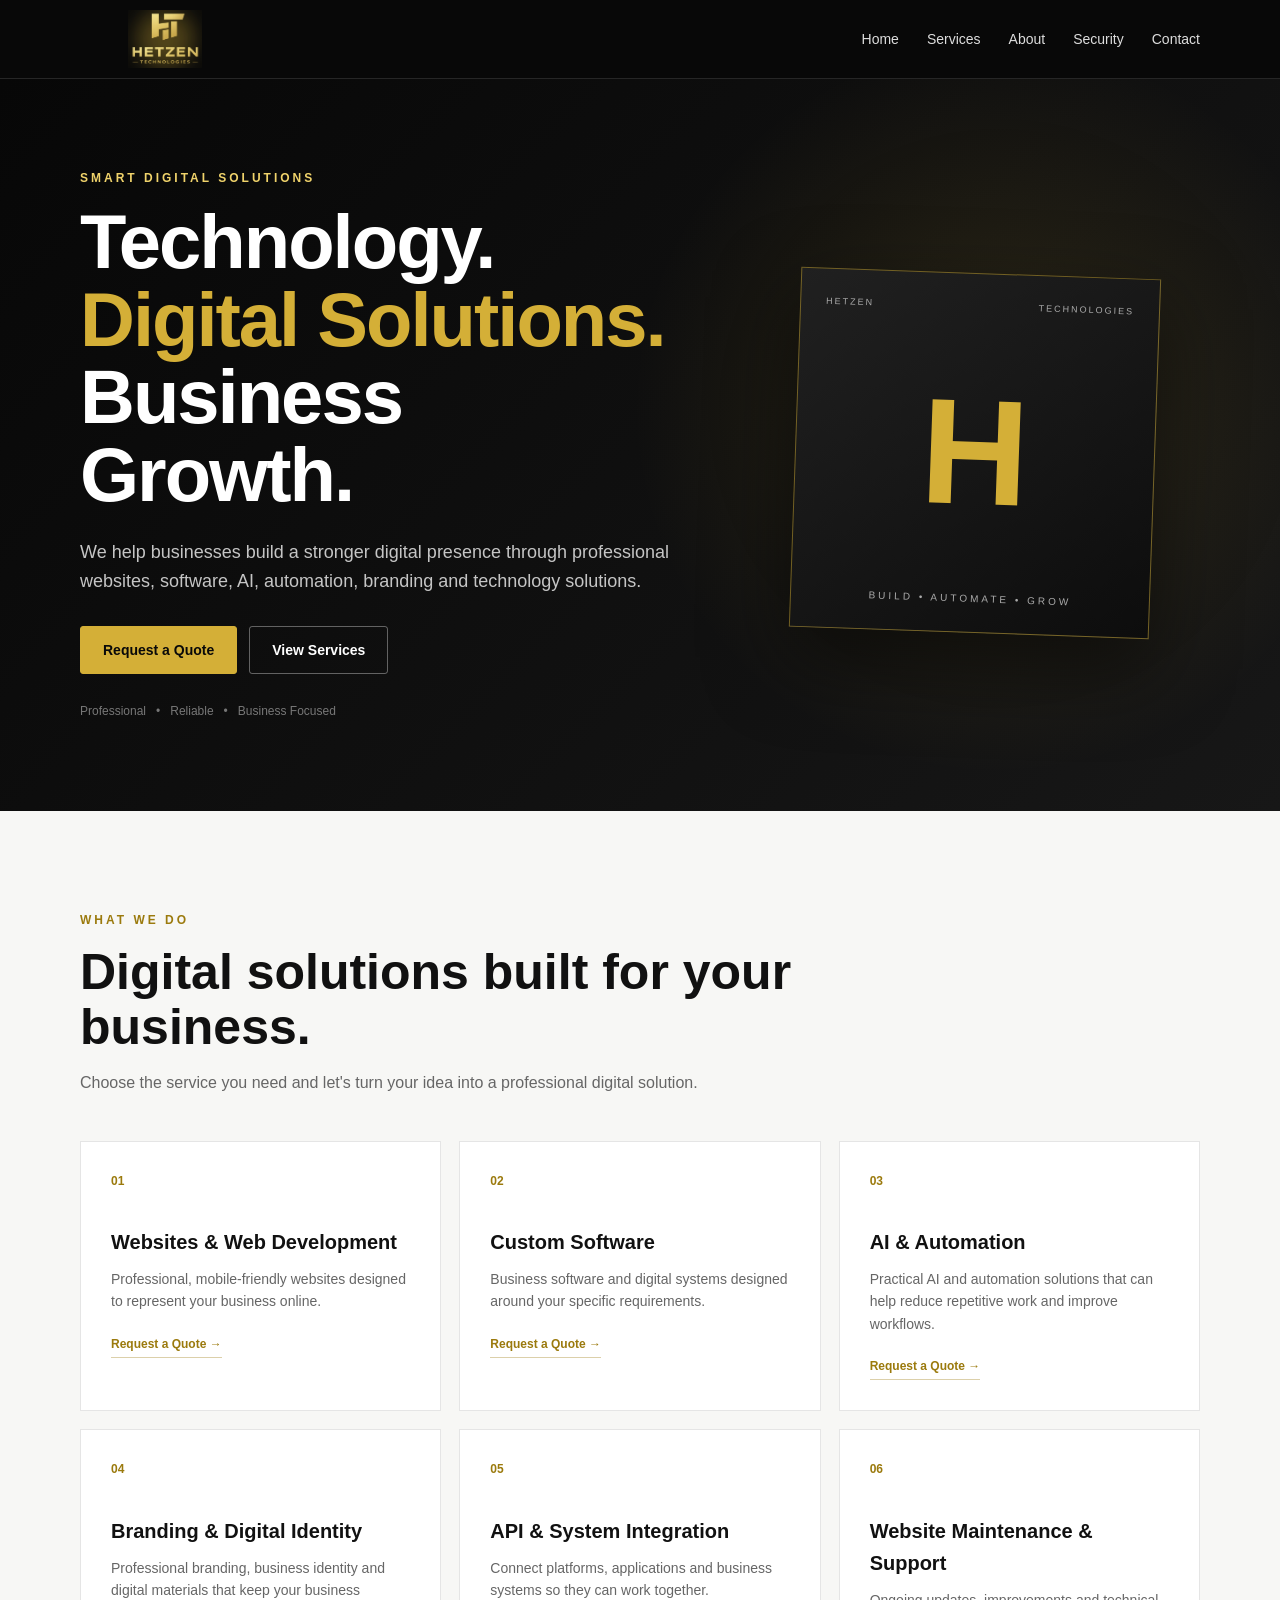
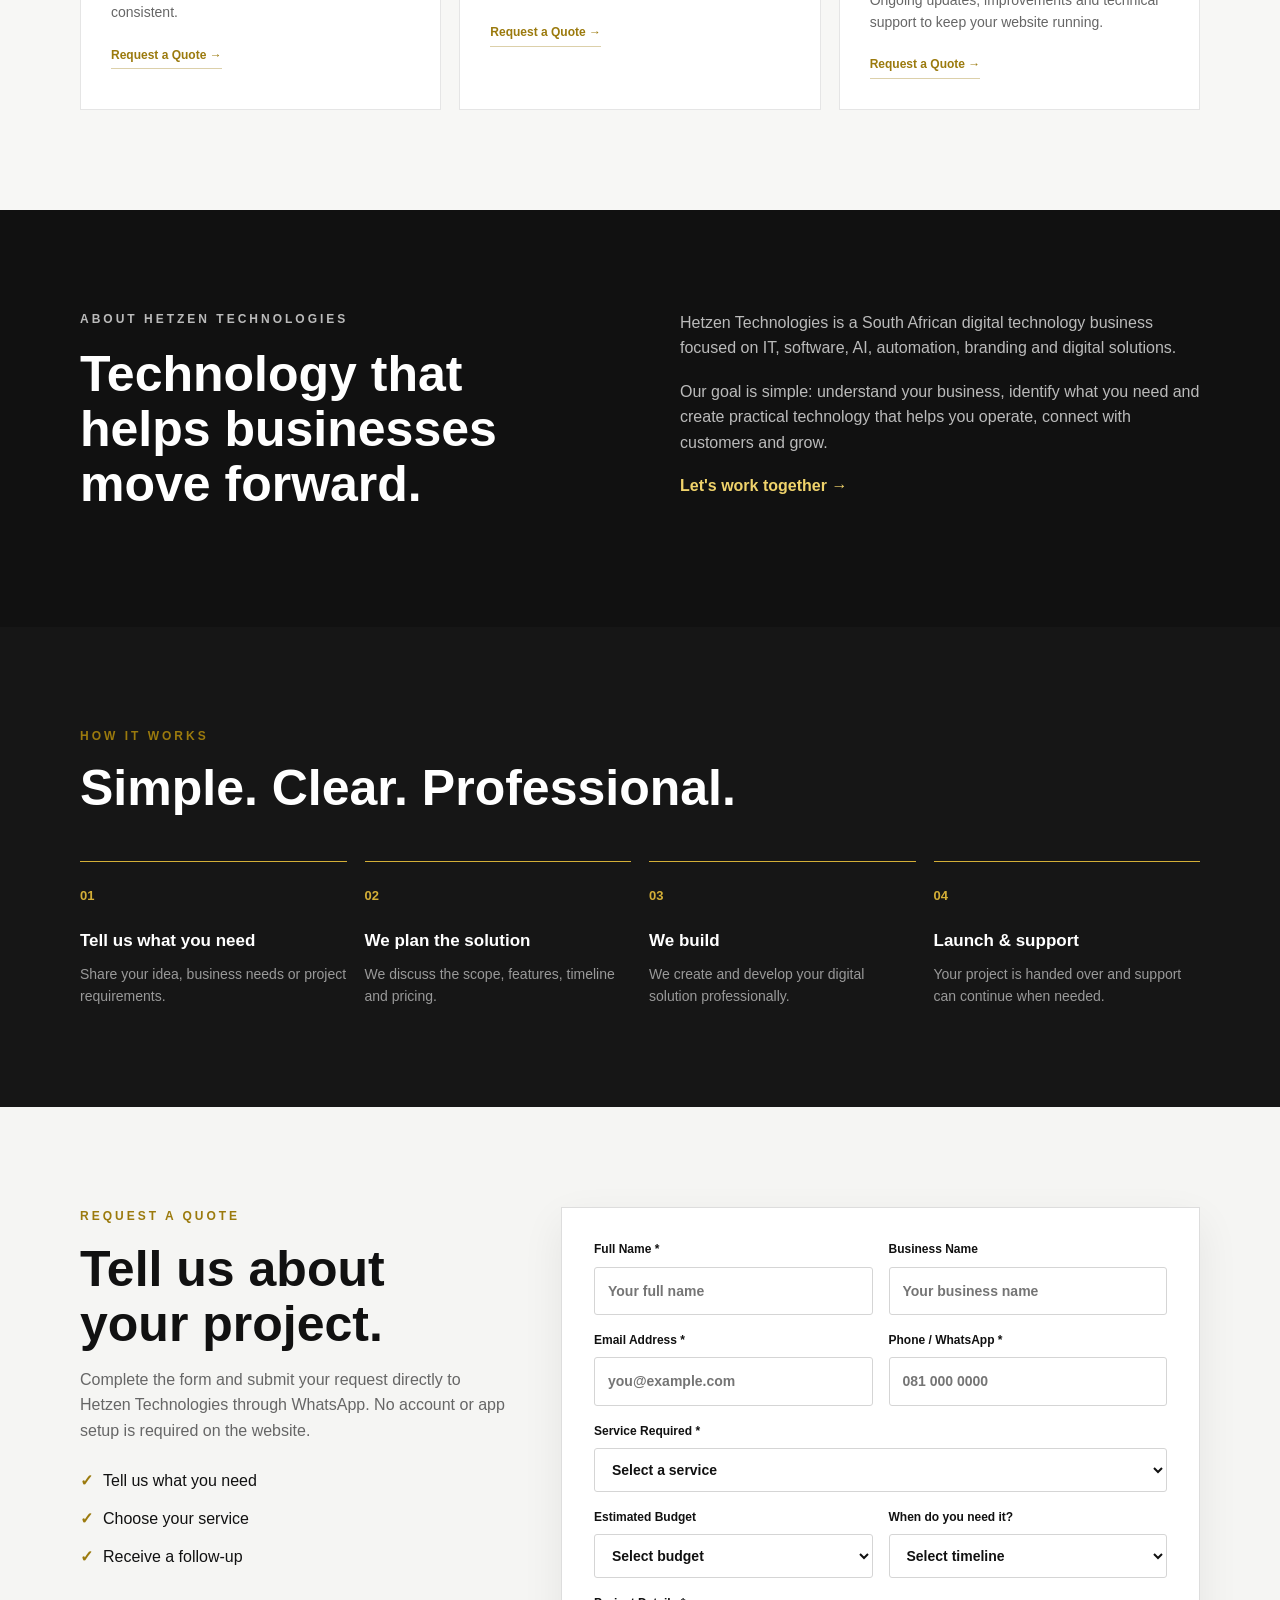
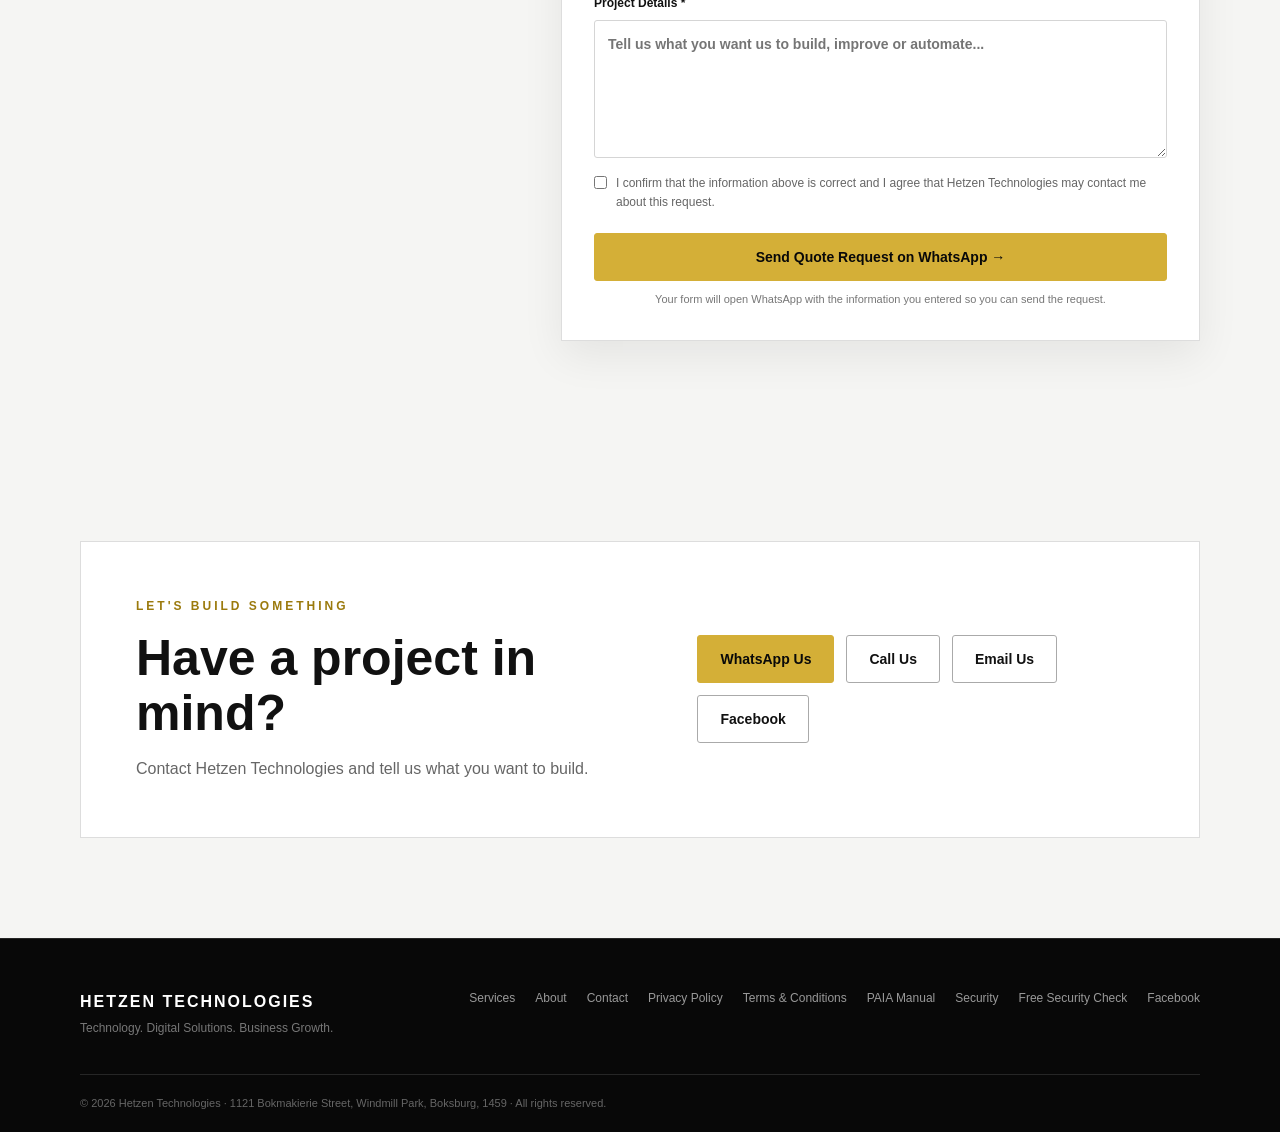
<file: index.html>
<!DOCTYPE html>
<html lang="en">
<head>
<link rel="icon" href="logo.png">
  <meta charset="UTF-8">
  <meta name="viewport" content="width=device-width, initial-scale=1.0">
  <meta name="description" content="Hetzen Technologies - Technology, Digital Solutions and Business Growth.">
  <meta name="theme-color" content="#111111">
  <title>Hetzen Technologies | Technology. Digital Solutions. Business Growth.</title>
  <link rel="stylesheet" href="style.css">
</head>
<body>

  <header class="header">
    <div class="container nav">
      <a href="#home" class="logo">
        <img src="logo.png" alt="Hetzen Technologies logo">
      </a>

      <button class="menu-btn" id="menuBtn" aria-label="Open menu">☰</button>

      <nav id="navMenu">
        <a href="#home">Home</a>
        <a href="#services">Services</a>
        <a href="#about">About</a>
        <a href="security.html">Security</a>
        <a href="#contact">Contact</a>
      </nav>
    </div>
  </header>

  <main>
    <section class="hero" id="home">
      <div class="container hero-content">
        <div class="hero-text">
          <p class="eyebrow">SMART DIGITAL SOLUTIONS</p>
          <h1>Technology.<br><span>Digital Solutions.</span><br>Business Growth.</h1>
          <p class="hero-description">
            We help businesses build a stronger digital presence through professional
            websites, software, AI, automation, branding and technology solutions.
          </p>

          <div class="hero-buttons">
            <a class="btn btn-gold" href="#quote">Request a Quote</a>
            <a class="btn btn-outline" href="#services">View Services</a>
          </div>

          <div class="trust-row">
            <span>Professional</span>
            <span>•</span>
            <span>Reliable</span>
            <span>•</span>
            <span>Business Focused</span>
          </div>
        </div>

        <div class="hero-card">
          <div class="card-glow"></div>
          <div class="tech-card">
            <div class="card-top">
              <span>HETZEN</span>
              <span>TECHNOLOGIES</span>
            </div>
            <div class="card-center">H</div>
            <p>BUILD • AUTOMATE • GROW</p>
          </div>
        </div>
      </div>
    </section>

    <section class="services section" id="services">
      <div class="container">
        <div class="section-heading">
          <p class="eyebrow">WHAT WE DO</p>
          <h2>Digital solutions built for your business.</h2>
          <p>Choose the service you need and let's turn your idea into a professional digital solution.</p>
        </div>

        <div class="service-grid">
          <article class="service-card">
            <div class="icon">01</div>
            <h3>Websites & Web Development</h3>
            <p>Professional, mobile-friendly websites designed to represent your business online.</p>
            <a class="quote-link" href="#quote" data-service="Websites & Web Development">Request a Quote →</a>
          </article>

          <article class="service-card">
            <div class="icon">02</div>
            <h3>Custom Software</h3>
            <p>Business software and digital systems designed around your specific requirements.</p>
            <a class="quote-link" href="#quote" data-service="Custom Software">Request a Quote →</a>
          </article>

          <article class="service-card">
            <div class="icon">03</div>
            <h3>AI & Automation</h3>
            <p>Practical AI and automation solutions that can help reduce repetitive work and improve workflows.</p>
            <a class="quote-link" href="#quote" data-service="AI & Automation">Request a Quote →</a>
          </article>

          <article class="service-card">
            <div class="icon">04</div>
            <h3>Branding & Digital Identity</h3>
            <p>Professional branding, business identity and digital materials that keep your business consistent.</p>
            <a class="quote-link" href="#quote" data-service="Branding & Digital Identity">Request a Quote →</a>
          </article>

          <article class="service-card">
            <div class="icon">05</div>
            <h3>API & System Integration</h3>
            <p>Connect platforms, applications and business systems so they can work together.</p>
            <a class="quote-link" href="#quote" data-service="API & System Integration">Request a Quote →</a>
          </article>

          <article class="service-card">
            <div class="icon">06</div>
            <h3>Website Maintenance & Support</h3>
            <p>Ongoing updates, improvements and technical support to keep your website running.</p>
            <a class="quote-link" href="#quote" data-service="Website Maintenance & Support">Request a Quote →</a>
          </article>
        </div>
      </div>
    </section>

    <section class="about section" id="about">
      <div class="container about-grid">
        <div>
          <p class="eyebrow">ABOUT HETZEN TECHNOLOGIES</p>
          <h2>Technology that helps businesses move forward.</h2>
        </div>
        <div>
          <p>
            Hetzen Technologies is a South African digital technology business focused on
            IT, software, AI, automation, branding and digital solutions.
          </p>
          <p>
            Our goal is simple: understand your business, identify what you need and
            create practical technology that helps you operate, connect with customers
            and grow.
          </p>
          <a class="text-link" href="#contact">Let's work together →</a>
        </div>
      </div>
    </section>

    <section class="process section">
      <div class="container">
        <div class="section-heading">
          <p class="eyebrow">HOW IT WORKS</p>
          <h2>Simple. Clear. Professional.</h2>
        </div>

        <div class="process-grid">
          <div><strong>01</strong><h3>Tell us what you need</h3><p>Share your idea, business needs or project requirements.</p></div>
          <div><strong>02</strong><h3>We plan the solution</h3><p>We discuss the scope, features, timeline and pricing.</p></div>
          <div><strong>03</strong><h3>We build</h3><p>We create and develop your digital solution professionally.</p></div>
          <div><strong>04</strong><h3>Launch & support</h3><p>Your project is handed over and support can continue when needed.</p></div>
        </div>
      </div>
    </section>

    <section class="quote section" id="quote">
      <div class="container quote-grid">
        <div class="quote-intro">
          <p class="eyebrow">REQUEST A QUOTE</p>
          <h2>Tell us about your project.</h2>
          <p>Complete the form and submit your request directly to Hetzen Technologies through WhatsApp. No account or app setup is required on the website.</p>
          <div class="quote-points">
            <div><strong>✓</strong><span>Tell us what you need</span></div>
            <div><strong>✓</strong><span>Choose your service</span></div>
            <div><strong>✓</strong><span>Receive a follow-up</span></div>
          </div>
        </div>
        <form class="quote-form" id="quoteForm">
          <div class="form-row">
            <label>Full Name *<input type="text" name="name" required placeholder="Your full name"></label>
            <label>Business Name<input type="text" name="business" placeholder="Your business name"></label>
          </div>
          <div class="form-row">
            <label>Email Address *<input type="email" name="email" required placeholder="you@example.com"></label>
            <label>Phone / WhatsApp *<input type="tel" name="phone" required placeholder="081 000 0000"></label>
          </div>
          <label>Service Required *
            <select name="service" id="serviceSelect" required>
              <option value="">Select a service</option>
              <option>Websites & Web Development</option>
              <option>Custom Software</option>
              <option>AI & Automation</option>
              <option>Branding & Digital Identity</option>
              <option>API & System Integration</option>
              <option>Website Maintenance & Support</option>
              <option>Other</option>
            </select>
          </label>
          <div class="form-row">
            <label>Estimated Budget
              <select name="budget">
                <option value="">Select budget</option>
                <option>Under R1,000</option>
                <option>R1,000 – R2,500</option>
                <option>R2,500 – R5,000</option>
                <option>R5,000 – R10,000</option>
                <option>R10,000+</option>
                <option>Not sure yet</option>
              </select>
            </label>
            <label>When do you need it?
              <select name="timeline">
                <option value="">Select timeline</option>
                <option>As soon as possible</option>
                <option>Within 2 weeks</option>
                <option>Within 1 month</option>
                <option>1–3 months</option>
                <option>Just planning</option>
              </select>
            </label>
          </div>
          <label>Project Details *<textarea name="details" required rows="5" placeholder="Tell us what you want us to build, improve or automate..."></textarea></label>
          <label class="checkbox"><input type="checkbox" required> <span>I confirm that the information above is correct and I agree that Hetzen Technologies may contact me about this request.</span></label>
          <button class="btn btn-gold form-submit" type="submit">Send Quote Request on WhatsApp →</button>
          <p class="form-note">Your form will open WhatsApp with the information you entered so you can send the request.</p>
        </form>
      </div>
    </section>

    <section class="cta section" id="contact">
      <div class="container cta-box">
        <div>
          <p class="eyebrow">LET'S BUILD SOMETHING</p>
          <h2>Have a project in mind?</h2>
          <p>Contact Hetzen Technologies and tell us what you want to build.</p>
        </div>

        <div class="contact-actions">
          <!-- EDIT THESE NUMBERS / EMAILS -->
          <a class="btn btn-gold" href="https://wa.me/27786246258" target="_blank" rel="noopener">WhatsApp Us</a>
          <a class="btn btn-outline" href="tel:+27786246258">Call Us</a>
          <a class="btn btn-outline" href="mailto:midimetjasilas93@gmail.com">Email Us</a>
          <a class="btn btn-outline" href="https://www.facebook.com/share/1d5JM9yPaf/" target="_blank" rel="noopener">Facebook</a>
        </div>
      </div>
    </section>
  </main>

  <footer>
    <div class="container footer-content">
      <div>
        <div class="footer-logo">HETZEN TECHNOLOGIES</div>
        <p>Technology. Digital Solutions. Business Growth.</p>
      </div>
      <div class="footer-links">
        <a href="#services">Services</a>
        <a href="#about">About</a>
        <a href="#contact">Contact</a>
        <a href="privacy.html">Privacy Policy</a>
        <a href="terms.html">Terms & Conditions</a>
        <a href="paia.html">PAIA Manual</a>
        <a href="security.html">Security</a>
        <a href="security-check.html">Free Security Check</a>
        <a href="https://www.facebook.com/share/1d5JM9yPaf/" target="_blank" rel="noopener">Facebook</a>
      </div>
    </div>
    <div class="container copyright">
      © <span id="year"></span> Hetzen Technologies · 1121 Bokmakierie Street, Windmill Park, Boksburg, 1459 · All rights reserved.
    </div>
  </footer>

  <script src="script.js"></script>
</body>
</html>
</file>
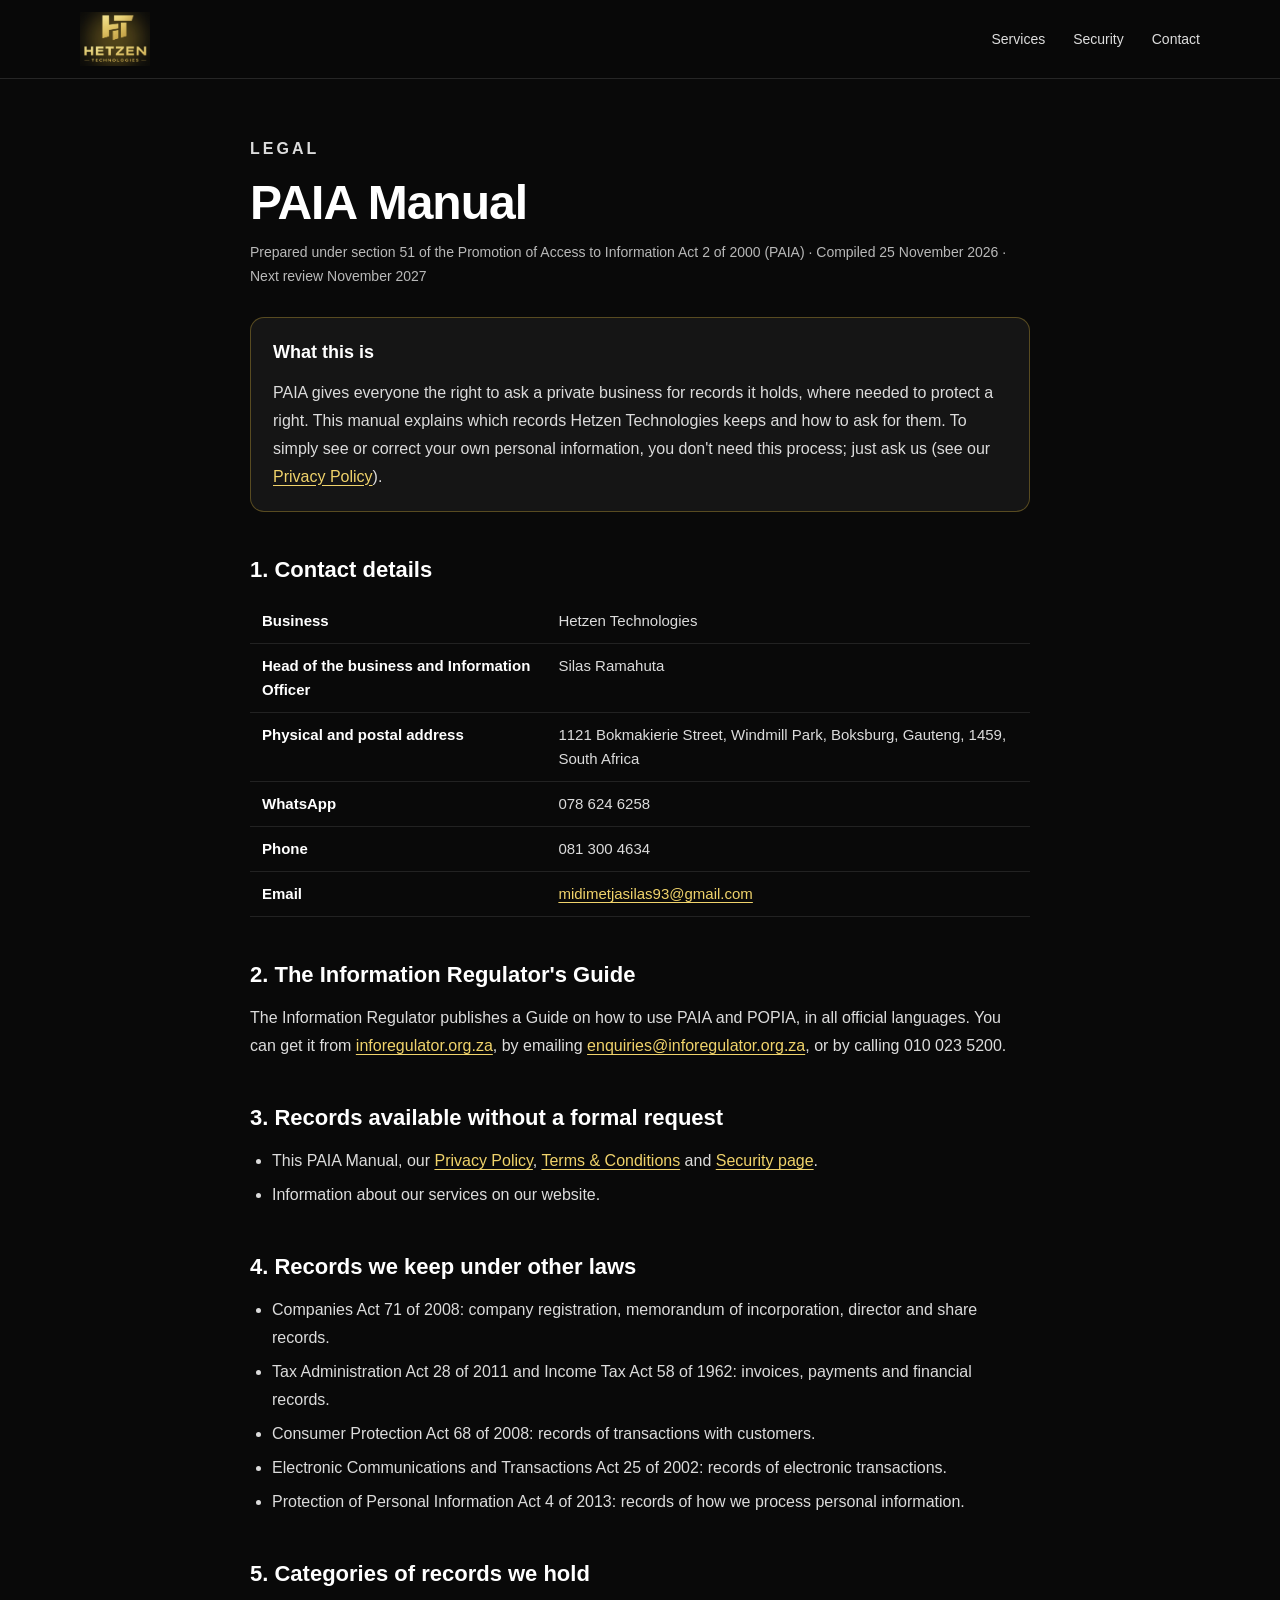
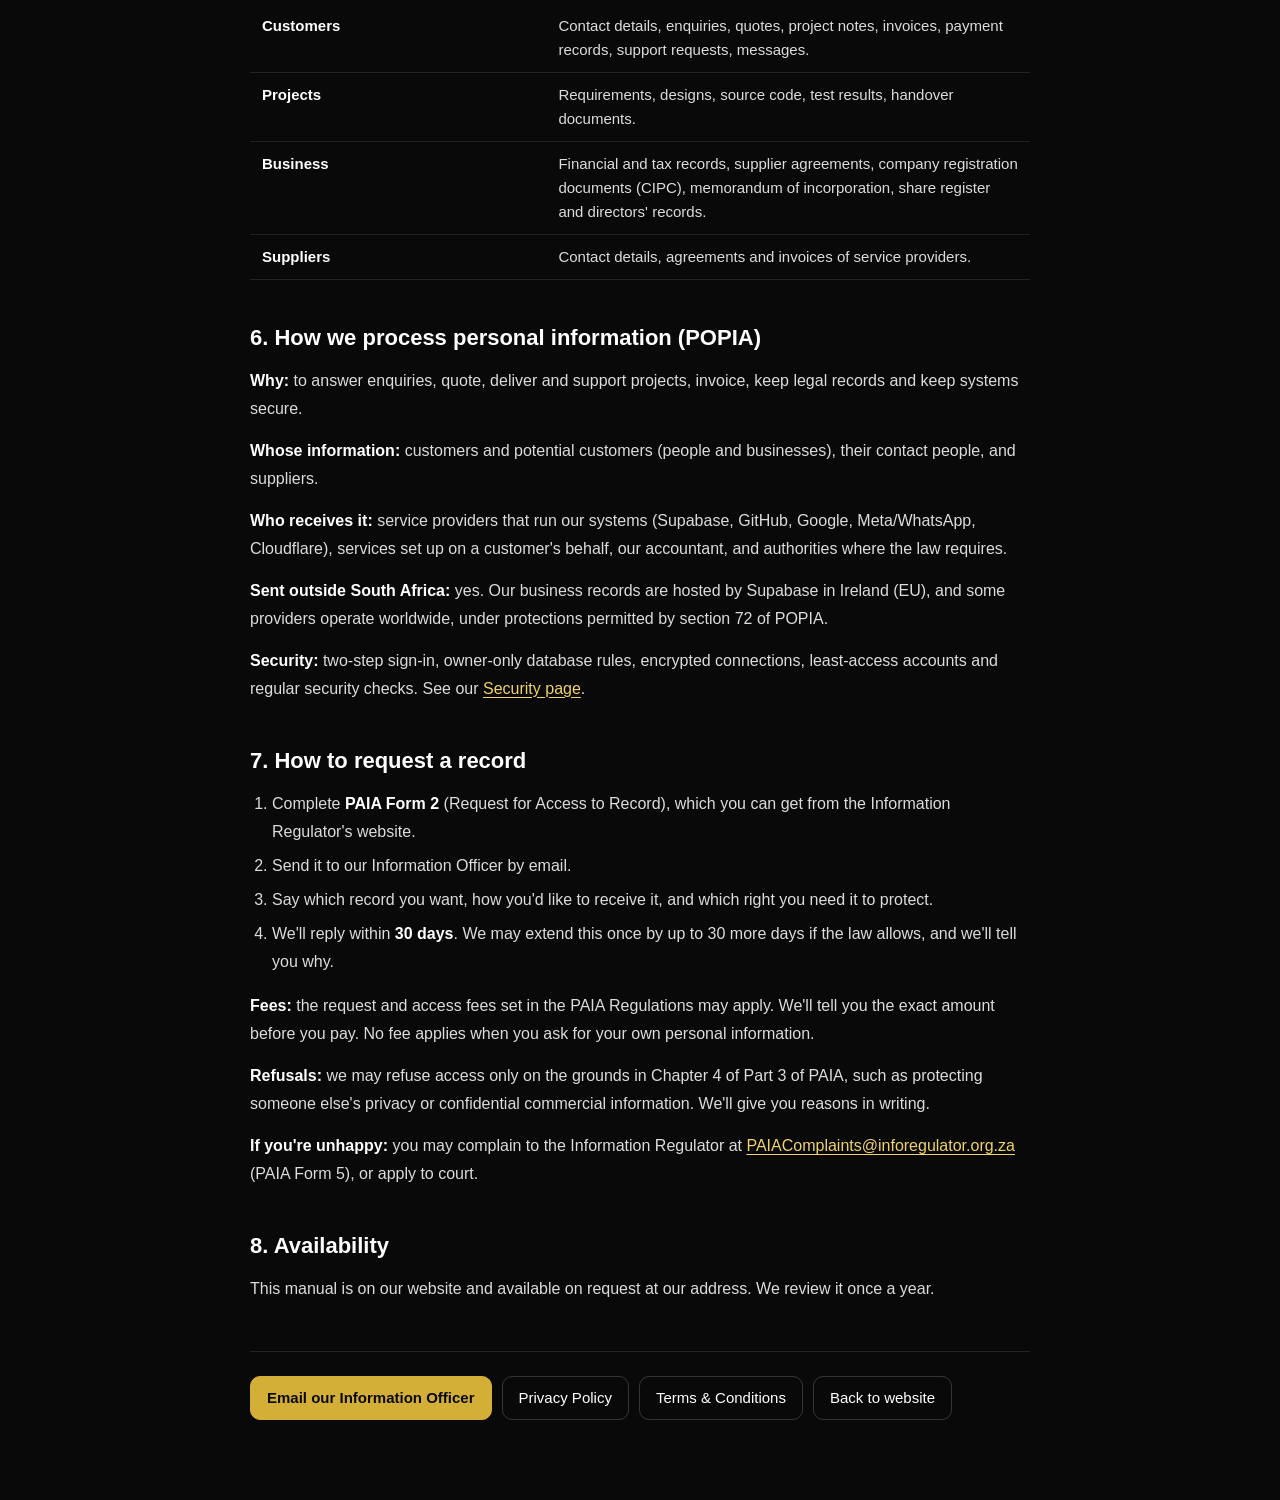
<file: paia.html>
<!DOCTYPE html>
<html lang="en">
<head>
<meta charset="UTF-8">
<meta name="viewport" content="width=device-width,initial-scale=1">
<meta name="description" content="PAIA Manual of Hetzen Technologies, prepared under section 51 of the Promotion of Access to Information Act.">
<link rel="icon" href="logo.png">
<title>PAIA Manual | Hetzen Technologies</title>
<link rel="stylesheet" href="style.css">
<link rel="stylesheet" href="legal.css">
</head>
<body>
<header class="header"><div class="container nav">
<a href="index.html" class="logo"><img src="logo.png" alt="Hetzen Technologies home" style="max-height:55px;width:auto"></a>
<nav aria-label="Main"><a href="index.html#services">Services</a><a href="security.html">Security</a><a href="index.html#contact">Contact</a></nav>
</div></header>

<main class="doc"><div class="container">
<p class="eyebrow">LEGAL</p>
<h1>PAIA Manual</h1>
<p class="updated">Prepared under section 51 of the Promotion of Access to Information Act 2 of 2000 (PAIA) · Compiled 25 November 2026 · Next review November 2027</p>

<div class="summary">
<h2>What this is</h2>
<p style="margin:0">PAIA gives everyone the right to ask a private business for records it holds, where needed to protect a right. This manual explains which records Hetzen Technologies keeps and how to ask for them. To simply see or correct your own personal information, you don't need this process; just ask us (see our <a href="privacy.html#rights">Privacy Policy</a>).</p>
</div>

<h2>1. Contact details</h2>
<table class="facts">
<tr><th>Business</th><td>Hetzen Technologies</td></tr>
<tr><th>Head of the business and Information Officer</th><td>Silas Ramahuta</td></tr>
<tr><th>Physical and postal address</th><td>1121 Bokmakierie Street, Windmill Park, Boksburg, Gauteng, 1459, South Africa</td></tr>
<tr><th>WhatsApp</th><td>078 624 6258</td></tr>
<tr><th>Phone</th><td>081 300 4634</td></tr>
<tr><th>Email</th><td><a href="mailto:midimetjasilas93@gmail.com">midimetjasilas93@gmail.com</a></td></tr>
</table>

<h2>2. The Information Regulator's Guide</h2>
<p>The Information Regulator publishes a Guide on how to use PAIA and POPIA, in all official languages. You can get it from <a href="https://inforegulator.org.za">inforegulator.org.za</a>, by emailing <a href="mailto:enquiries@inforegulator.org.za">enquiries@inforegulator.org.za</a>, or by calling 010 023 5200.</p>

<h2>3. Records available without a formal request</h2>
<ul>
<li>This PAIA Manual, our <a href="privacy.html">Privacy Policy</a>, <a href="terms.html">Terms &amp; Conditions</a> and <a href="security.html">Security page</a>.</li>
<li>Information about our services on our website.</li>
</ul>

<h2>4. Records we keep under other laws</h2>
<ul>
<li>Companies Act 71 of 2008: company registration, memorandum of incorporation, director and share records.</li>
<li>Tax Administration Act 28 of 2011 and Income Tax Act 58 of 1962: invoices, payments and financial records.</li>
<li>Consumer Protection Act 68 of 2008: records of transactions with customers.</li>
<li>Electronic Communications and Transactions Act 25 of 2002: records of electronic transactions.</li>
<li>Protection of Personal Information Act 4 of 2013: records of how we process personal information.</li>
</ul>

<h2>5. Categories of records we hold</h2>
<table class="facts">
<tr><th>Customers</th><td>Contact details, enquiries, quotes, project notes, invoices, payment records, support requests, messages.</td></tr>
<tr><th>Projects</th><td>Requirements, designs, source code, test results, handover documents.</td></tr>
<tr><th>Business</th><td>Financial and tax records, supplier agreements, company registration documents (CIPC), memorandum of incorporation, share register and directors' records.</td></tr>
<tr><th>Suppliers</th><td>Contact details, agreements and invoices of service providers.</td></tr>
</table>

<h2>6. How we process personal information (POPIA)</h2>
<p><strong>Why:</strong> to answer enquiries, quote, deliver and support projects, invoice, keep legal records and keep systems secure.</p>
<p><strong>Whose information:</strong> customers and potential customers (people and businesses), their contact people, and suppliers.</p>
<p><strong>Who receives it:</strong> service providers that run our systems (Supabase, GitHub, Google, Meta/WhatsApp, Cloudflare), services set up on a customer's behalf, our accountant, and authorities where the law requires.</p>
<p><strong>Sent outside South Africa:</strong> yes. Our business records are hosted by Supabase in Ireland (EU), and some providers operate worldwide, under protections permitted by section 72 of POPIA.</p>
<p><strong>Security:</strong> two-step sign-in, owner-only database rules, encrypted connections, least-access accounts and regular security checks. See our <a href="security.html">Security page</a>.</p>

<h2>7. How to request a record</h2>
<ol>
<li>Complete <strong>PAIA Form 2</strong> (Request for Access to Record), which you can get from the Information Regulator's website.</li>
<li>Send it to our Information Officer by email.</li>
<li>Say which record you want, how you'd like to receive it, and which right you need it to protect.</li>
<li>We'll reply within <strong>30 days</strong>. We may extend this once by up to 30 more days if the law allows, and we'll tell you why.</li>
</ol>
<p><strong>Fees:</strong> the request and access fees set in the PAIA Regulations may apply. We'll tell you the exact amount before you pay. No fee applies when you ask for your own personal information.</p>
<p><strong>Refusals:</strong> we may refuse access only on the grounds in Chapter 4 of Part 3 of PAIA, such as protecting someone else's privacy or confidential commercial information. We'll give you reasons in writing.</p>
<p><strong>If you're unhappy:</strong> you may complain to the Information Regulator at <a href="mailto:PAIAComplaints@inforegulator.org.za">PAIAComplaints@inforegulator.org.za</a> (PAIA Form 5), or apply to court.</p>

<h2>8. Availability</h2>
<p>This manual is on our website and available on request at our address. We review it once a year.</p>

<div class="doc-nav">
<a class="primary" href="mailto:midimetjasilas93@gmail.com">Email our Information Officer</a>
<a href="privacy.html">Privacy Policy</a>
<a href="terms.html">Terms &amp; Conditions</a>
<a href="index.html">Back to website</a>
</div>
</div></main>
</body>
</html>
</file>
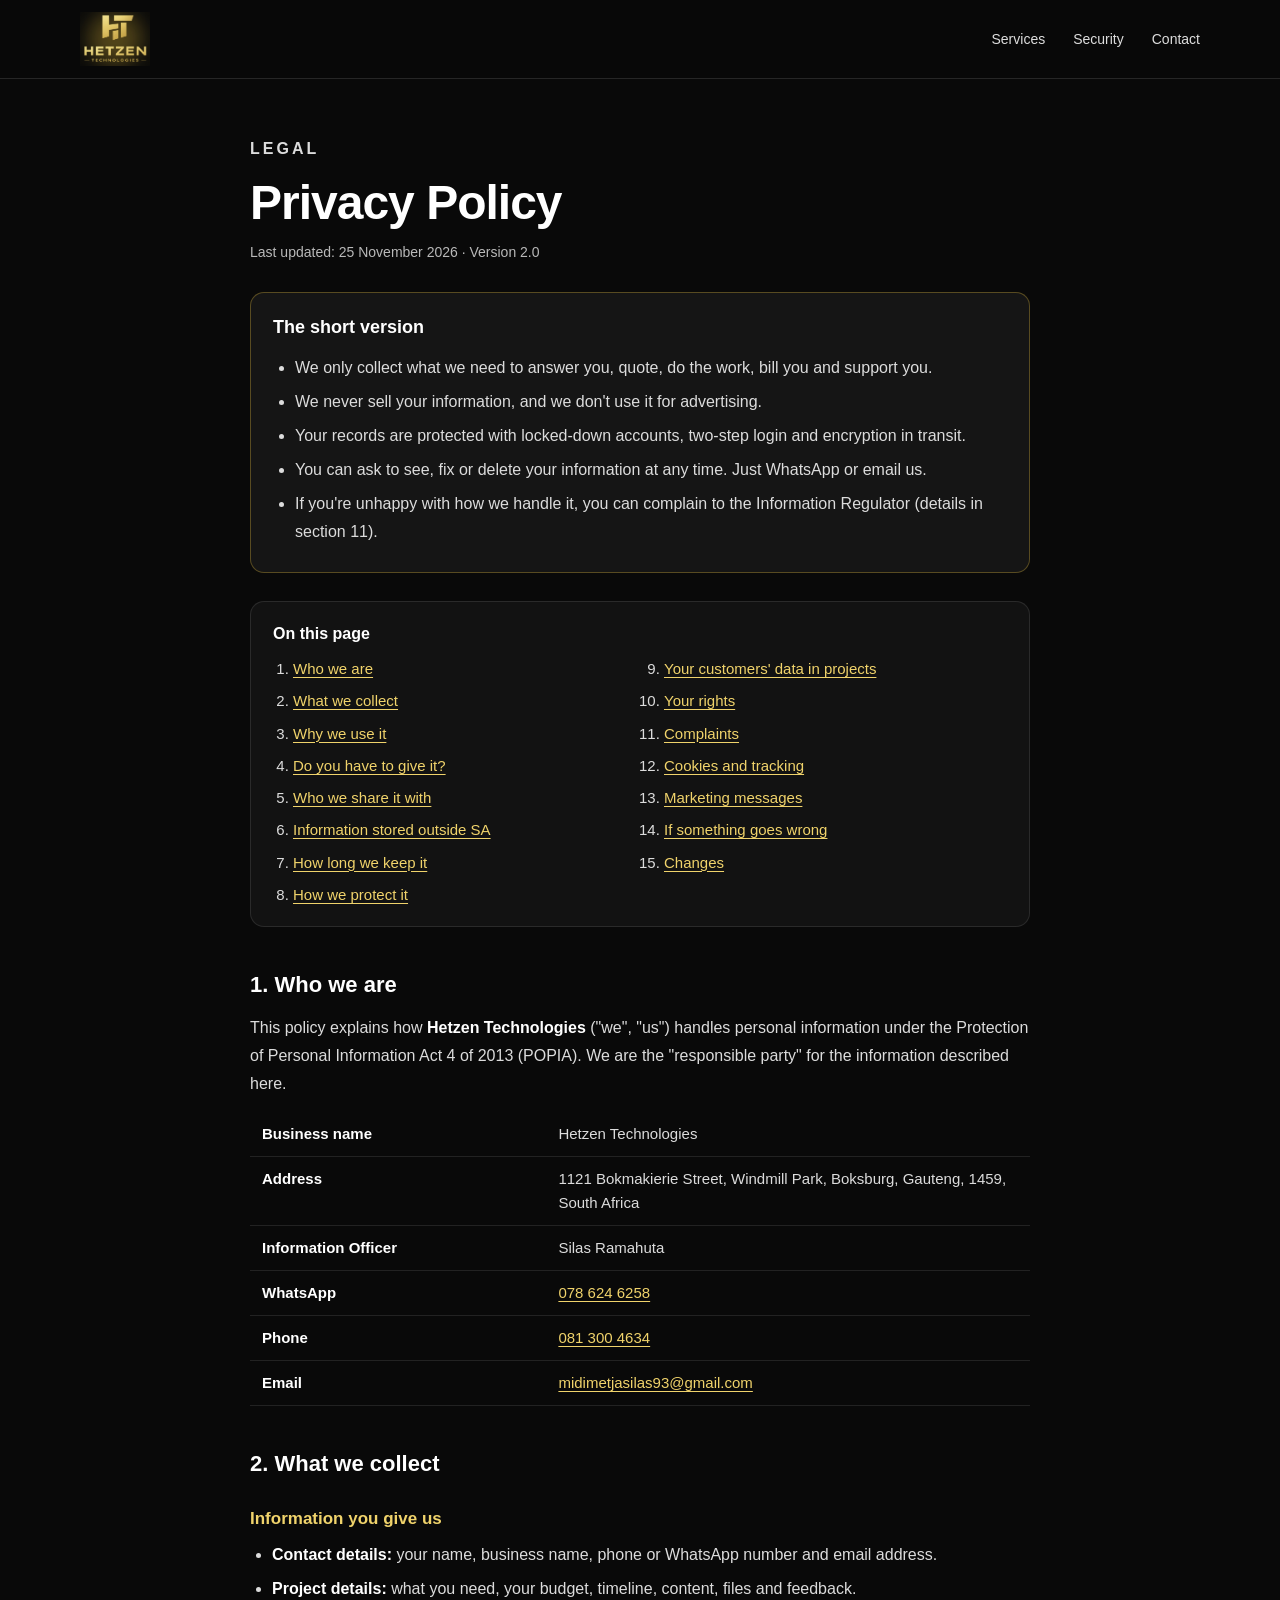
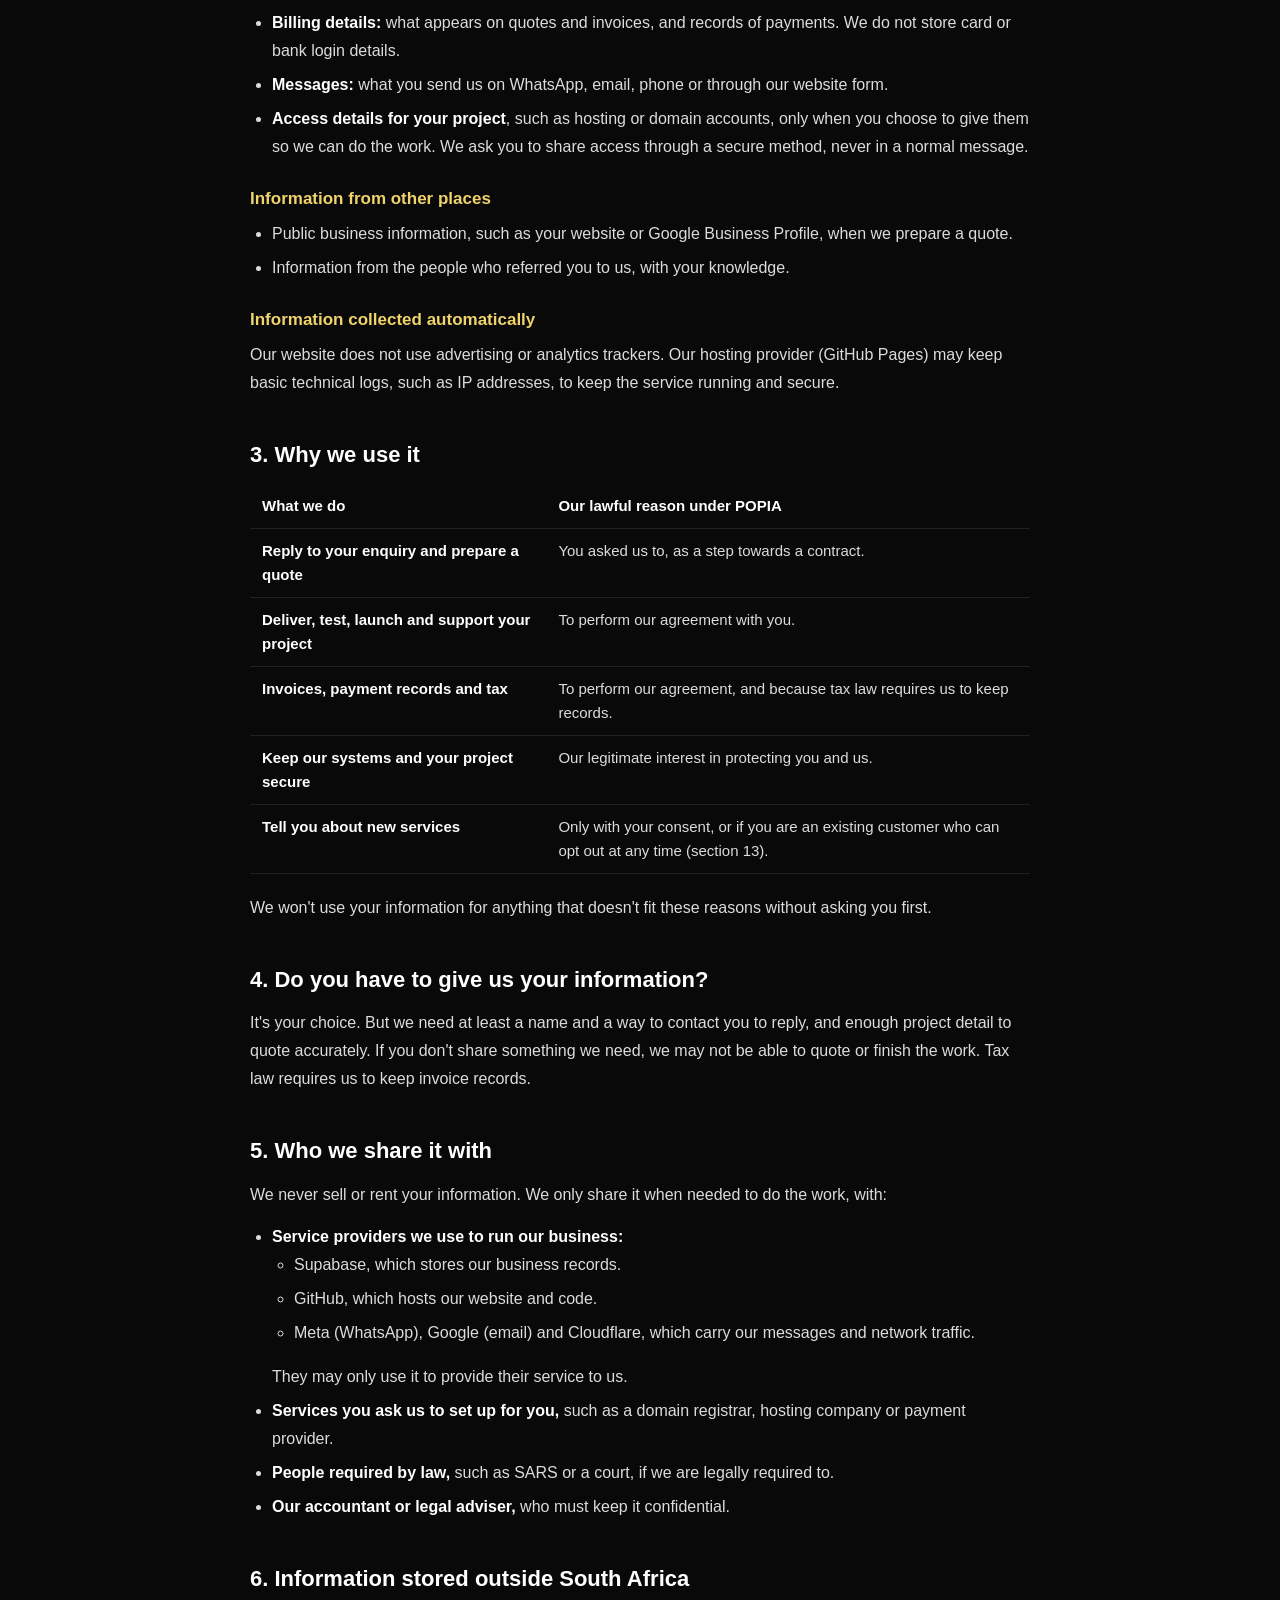
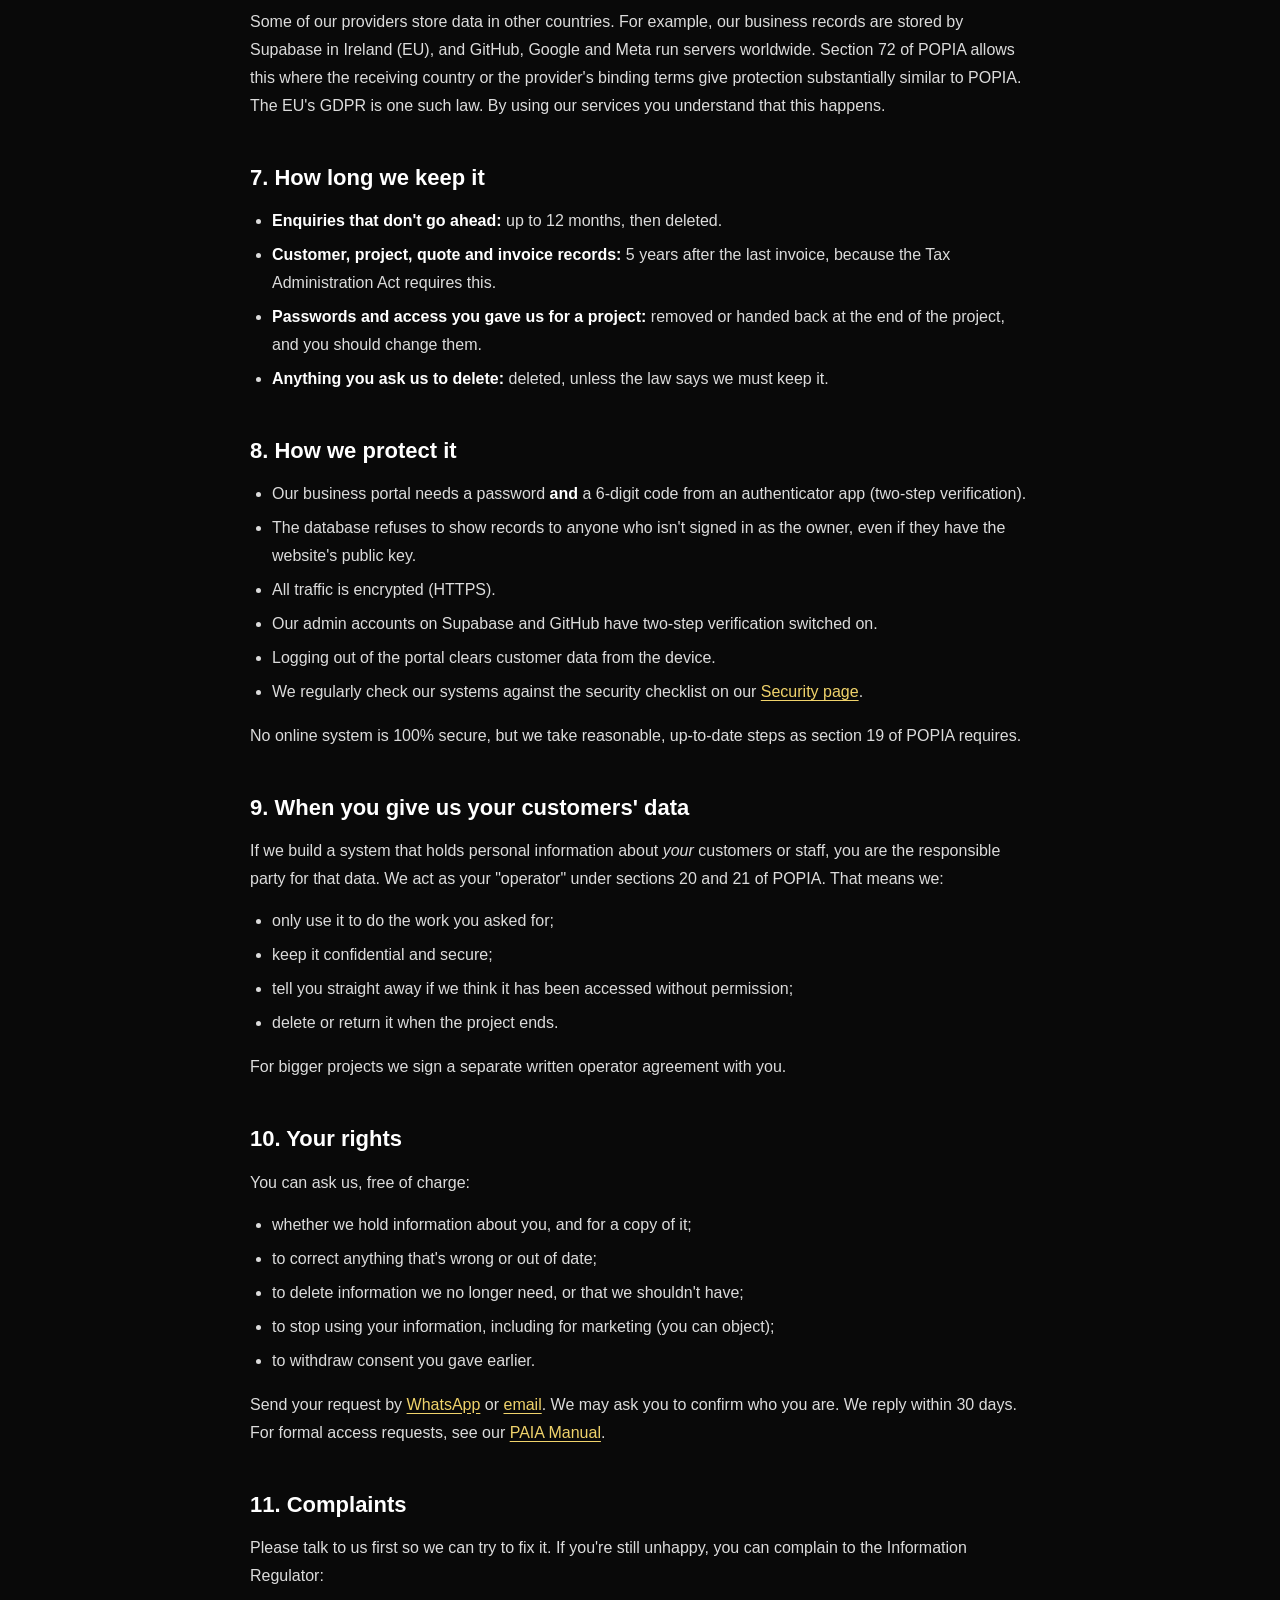
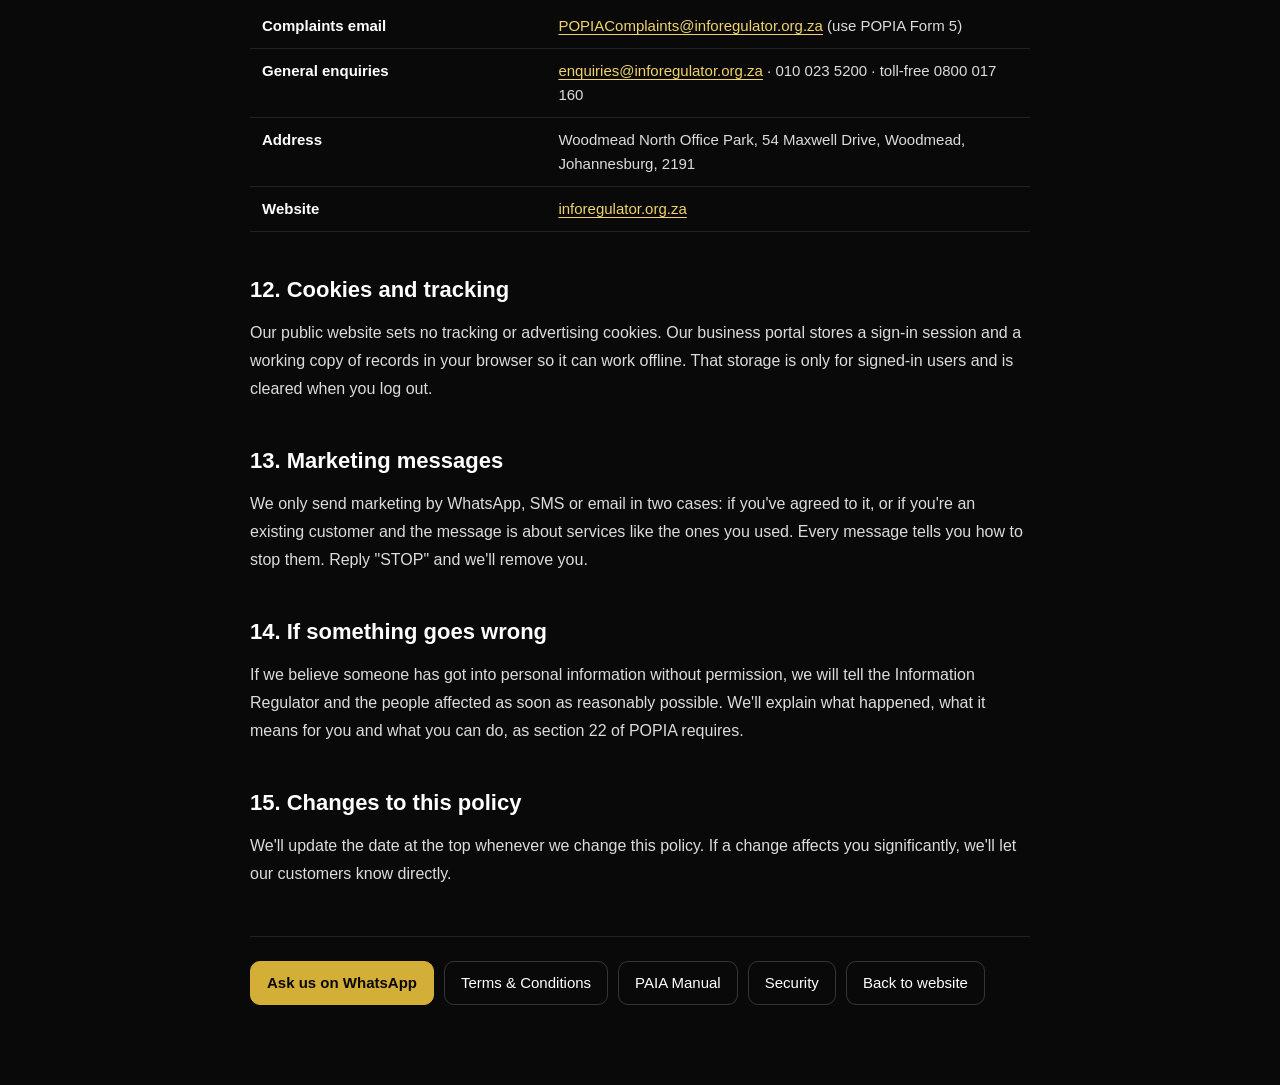
<file: privacy.html>
<!DOCTYPE html>
<html lang="en">
<head>
<meta charset="UTF-8">
<meta name="viewport" content="width=device-width,initial-scale=1">
<meta name="description" content="How Hetzen Technologies collects, uses and protects your personal information under South Africa's POPIA.">
<link rel="icon" href="logo.png">
<title>Privacy Policy | Hetzen Technologies</title>
<link rel="stylesheet" href="style.css">
<link rel="stylesheet" href="legal.css">
</head>
<body>
<header class="header"><div class="container nav">
<a href="index.html" class="logo"><img src="logo.png" alt="Hetzen Technologies home" style="max-height:55px;width:auto"></a>
<nav aria-label="Main"><a href="index.html#services">Services</a><a href="security.html">Security</a><a href="index.html#contact">Contact</a></nav>
</div></header>

<main class="doc"><div class="container">
<p class="eyebrow">LEGAL</p>
<h1>Privacy Policy</h1>
<p class="updated">Last updated: 25 November 2026 · Version 2.0</p>

<div class="summary">
<h2>The short version</h2>
<ul>
<li>We only collect what we need to answer you, quote, do the work, bill you and support you.</li>
<li>We never sell your information, and we don't use it for advertising.</li>
<li>Your records are protected with locked-down accounts, two-step login and encryption in transit.</li>
<li>You can ask to see, fix or delete your information at any time. Just WhatsApp or email us.</li>
<li>If you're unhappy with how we handle it, you can complain to the Information Regulator (details in section 11).</li>
</ul>
</div>

<div class="toc"><p>On this page</p><ol>
<li><a href="#who">Who we are</a></li><li><a href="#what">What we collect</a></li><li><a href="#why">Why we use it</a></li><li><a href="#must">Do you have to give it?</a></li><li><a href="#share">Who we share it with</a></li><li><a href="#abroad">Information stored outside SA</a></li><li><a href="#keep">How long we keep it</a></li><li><a href="#secure">How we protect it</a></li><li><a href="#client">Your customers' data in projects</a></li><li><a href="#rights">Your rights</a></li><li><a href="#complain">Complaints</a></li><li><a href="#cookies">Cookies and tracking</a></li><li><a href="#marketing">Marketing messages</a></li><li><a href="#breach">If something goes wrong</a></li><li><a href="#changes">Changes</a></li>
</ol></div>

<h2 id="who">1. Who we are</h2>
<p>This policy explains how <strong>Hetzen Technologies</strong> ("we", "us") handles personal information under the Protection of Personal Information Act 4 of 2013 (POPIA). We are the "responsible party" for the information described here.</p>
<table class="facts">
<tr><th>Business name</th><td>Hetzen Technologies</td></tr>
<tr><th>Address</th><td>1121 Bokmakierie Street, Windmill Park, Boksburg, Gauteng, 1459, South Africa</td></tr>
<tr><th>Information Officer</th><td>Silas Ramahuta</td></tr>
<tr><th>WhatsApp</th><td><a href="https://wa.me/27786246258">078 624 6258</a></td></tr>
<tr><th>Phone</th><td><a href="tel:+27813004634">081 300 4634</a></td></tr>
<tr><th>Email</th><td><a href="mailto:midimetjasilas93@gmail.com">midimetjasilas93@gmail.com</a></td></tr>
</table>

<h2 id="what">2. What we collect</h2>
<h3>Information you give us</h3>
<ul>
<li><strong>Contact details:</strong> your name, business name, phone or WhatsApp number and email address.</li>
<li><strong>Project details:</strong> what you need, your budget, timeline, content, files and feedback.</li>
<li><strong>Billing details:</strong> what appears on quotes and invoices, and records of payments. We do not store card or bank login details.</li>
<li><strong>Messages:</strong> what you send us on WhatsApp, email, phone or through our website form.</li>
<li><strong>Access details for your project</strong>, such as hosting or domain accounts, only when you choose to give them so we can do the work. We ask you to share access through a secure method, never in a normal message.</li>
</ul>
<h3>Information from other places</h3>
<ul>
<li>Public business information, such as your website or Google Business Profile, when we prepare a quote.</li>
<li>Information from the people who referred you to us, with your knowledge.</li>
</ul>
<h3>Information collected automatically</h3>
<p>Our website does not use advertising or analytics trackers. Our hosting provider (GitHub Pages) may keep basic technical logs, such as IP addresses, to keep the service running and secure.</p>

<h2 id="why">3. Why we use it</h2>
<table class="facts">
<tr><th>What we do</th><td><strong>Our lawful reason under POPIA</strong></td></tr>
<tr><th>Reply to your enquiry and prepare a quote</th><td>You asked us to, as a step towards a contract.</td></tr>
<tr><th>Deliver, test, launch and support your project</th><td>To perform our agreement with you.</td></tr>
<tr><th>Invoices, payment records and tax</th><td>To perform our agreement, and because tax law requires us to keep records.</td></tr>
<tr><th>Keep our systems and your project secure</th><td>Our legitimate interest in protecting you and us.</td></tr>
<tr><th>Tell you about new services</th><td>Only with your consent, or if you are an existing customer who can opt out at any time (section 13).</td></tr>
</table>
<p>We won't use your information for anything that doesn't fit these reasons without asking you first.</p>

<h2 id="must">4. Do you have to give us your information?</h2>
<p>It's your choice. But we need at least a name and a way to contact you to reply, and enough project detail to quote accurately. If you don't share something we need, we may not be able to quote or finish the work. Tax law requires us to keep invoice records.</p>

<h2 id="share">5. Who we share it with</h2>
<p>We never sell or rent your information. We only share it when needed to do the work, with:</p>
<ul>
<li><strong>Service providers we use to run our business:</strong>
  <ul>
  <li>Supabase, which stores our business records.</li>
  <li>GitHub, which hosts our website and code.</li>
  <li>Meta (WhatsApp), Google (email) and Cloudflare, which carry our messages and network traffic.</li>
  </ul>
  They may only use it to provide their service to us.</li>
<li><strong>Services you ask us to set up for you,</strong> such as a domain registrar, hosting company or payment provider.</li>
<li><strong>People required by law,</strong> such as SARS or a court, if we are legally required to.</li>
<li><strong>Our accountant or legal adviser,</strong> who must keep it confidential.</li>
</ul>

<h2 id="abroad">6. Information stored outside South Africa</h2>
<p>Some of our providers store data in other countries. For example, our business records are stored by Supabase in Ireland (EU), and GitHub, Google and Meta run servers worldwide. Section 72 of POPIA allows this where the receiving country or the provider's binding terms give protection substantially similar to POPIA. The EU's GDPR is one such law. By using our services you understand that this happens.</p>

<h2 id="keep">7. How long we keep it</h2>
<ul>
<li><strong>Enquiries that don't go ahead:</strong> up to 12 months, then deleted.</li>
<li><strong>Customer, project, quote and invoice records:</strong> 5 years after the last invoice, because the Tax Administration Act requires this.</li>
<li><strong>Passwords and access you gave us for a project:</strong> removed or handed back at the end of the project, and you should change them.</li>
<li><strong>Anything you ask us to delete:</strong> deleted, unless the law says we must keep it.</li>
</ul>

<h2 id="secure">8. How we protect it</h2>
<ul>
<li>Our business portal needs a password <strong>and</strong> a 6-digit code from an authenticator app (two-step verification).</li>
<li>The database refuses to show records to anyone who isn't signed in as the owner, even if they have the website's public key.</li>
<li>All traffic is encrypted (HTTPS).</li>
<li>Our admin accounts on Supabase and GitHub have two-step verification switched on.</li>
<li>Logging out of the portal clears customer data from the device.</li>
<li>We regularly check our systems against the security checklist on our <a href="security.html">Security page</a>.</li>
</ul>
<p>No online system is 100% secure, but we take reasonable, up-to-date steps as section 19 of POPIA requires.</p>

<h2 id="client">9. When you give us your customers' data</h2>
<p>If we build a system that holds personal information about <em>your</em> customers or staff, you are the responsible party for that data. We act as your "operator" under sections 20 and 21 of POPIA. That means we:</p>
<ul>
<li>only use it to do the work you asked for;</li>
<li>keep it confidential and secure;</li>
<li>tell you straight away if we think it has been accessed without permission;</li>
<li>delete or return it when the project ends.</li>
</ul>
<p>For bigger projects we sign a separate written operator agreement with you.</p>

<h2 id="rights">10. Your rights</h2>
<p>You can ask us, free of charge:</p>
<ul>
<li>whether we hold information about you, and for a copy of it;</li>
<li>to correct anything that's wrong or out of date;</li>
<li>to delete information we no longer need, or that we shouldn't have;</li>
<li>to stop using your information, including for marketing (you can object);</li>
<li>to withdraw consent you gave earlier.</li>
</ul>
<p>Send your request by <a href="https://wa.me/27786246258">WhatsApp</a> or <a href="mailto:midimetjasilas93@gmail.com">email</a>. We may ask you to confirm who you are. We reply within 30 days. For formal access requests, see our <a href="paia.html">PAIA Manual</a>.</p>

<h2 id="complain">11. Complaints</h2>
<p>Please talk to us first so we can try to fix it. If you're still unhappy, you can complain to the Information Regulator:</p>
<table class="facts">
<tr><th>Complaints email</th><td><a href="mailto:POPIAComplaints@inforegulator.org.za">POPIAComplaints@inforegulator.org.za</a> (use POPIA Form 5)</td></tr>
<tr><th>General enquiries</th><td><a href="mailto:enquiries@inforegulator.org.za">enquiries@inforegulator.org.za</a> · 010 023 5200 · toll-free 0800 017 160</td></tr>
<tr><th>Address</th><td>Woodmead North Office Park, 54 Maxwell Drive, Woodmead, Johannesburg, 2191</td></tr>
<tr><th>Website</th><td><a href="https://inforegulator.org.za">inforegulator.org.za</a></td></tr>
</table>

<h2 id="cookies">12. Cookies and tracking</h2>
<p>Our public website sets no tracking or advertising cookies. Our business portal stores a sign-in session and a working copy of records in your browser so it can work offline. That storage is only for signed-in users and is cleared when you log out.</p>

<h2 id="marketing">13. Marketing messages</h2>
<p>We only send marketing by WhatsApp, SMS or email in two cases: if you've agreed to it, or if you're an existing customer and the message is about services like the ones you used. Every message tells you how to stop them. Reply "STOP" and we'll remove you.</p>

<h2 id="breach">14. If something goes wrong</h2>
<p>If we believe someone has got into personal information without permission, we will tell the Information Regulator and the people affected as soon as reasonably possible. We'll explain what happened, what it means for you and what you can do, as section 22 of POPIA requires.</p>

<h2 id="changes">15. Changes to this policy</h2>
<p>We'll update the date at the top whenever we change this policy. If a change affects you significantly, we'll let our customers know directly.</p>

<div class="doc-nav">
<a class="primary" href="https://wa.me/27786246258">Ask us on WhatsApp</a>
<a href="terms.html">Terms &amp; Conditions</a>
<a href="paia.html">PAIA Manual</a>
<a href="security.html">Security</a>
<a href="index.html">Back to website</a>
</div>
</div></main>
</body>
</html>
</file>
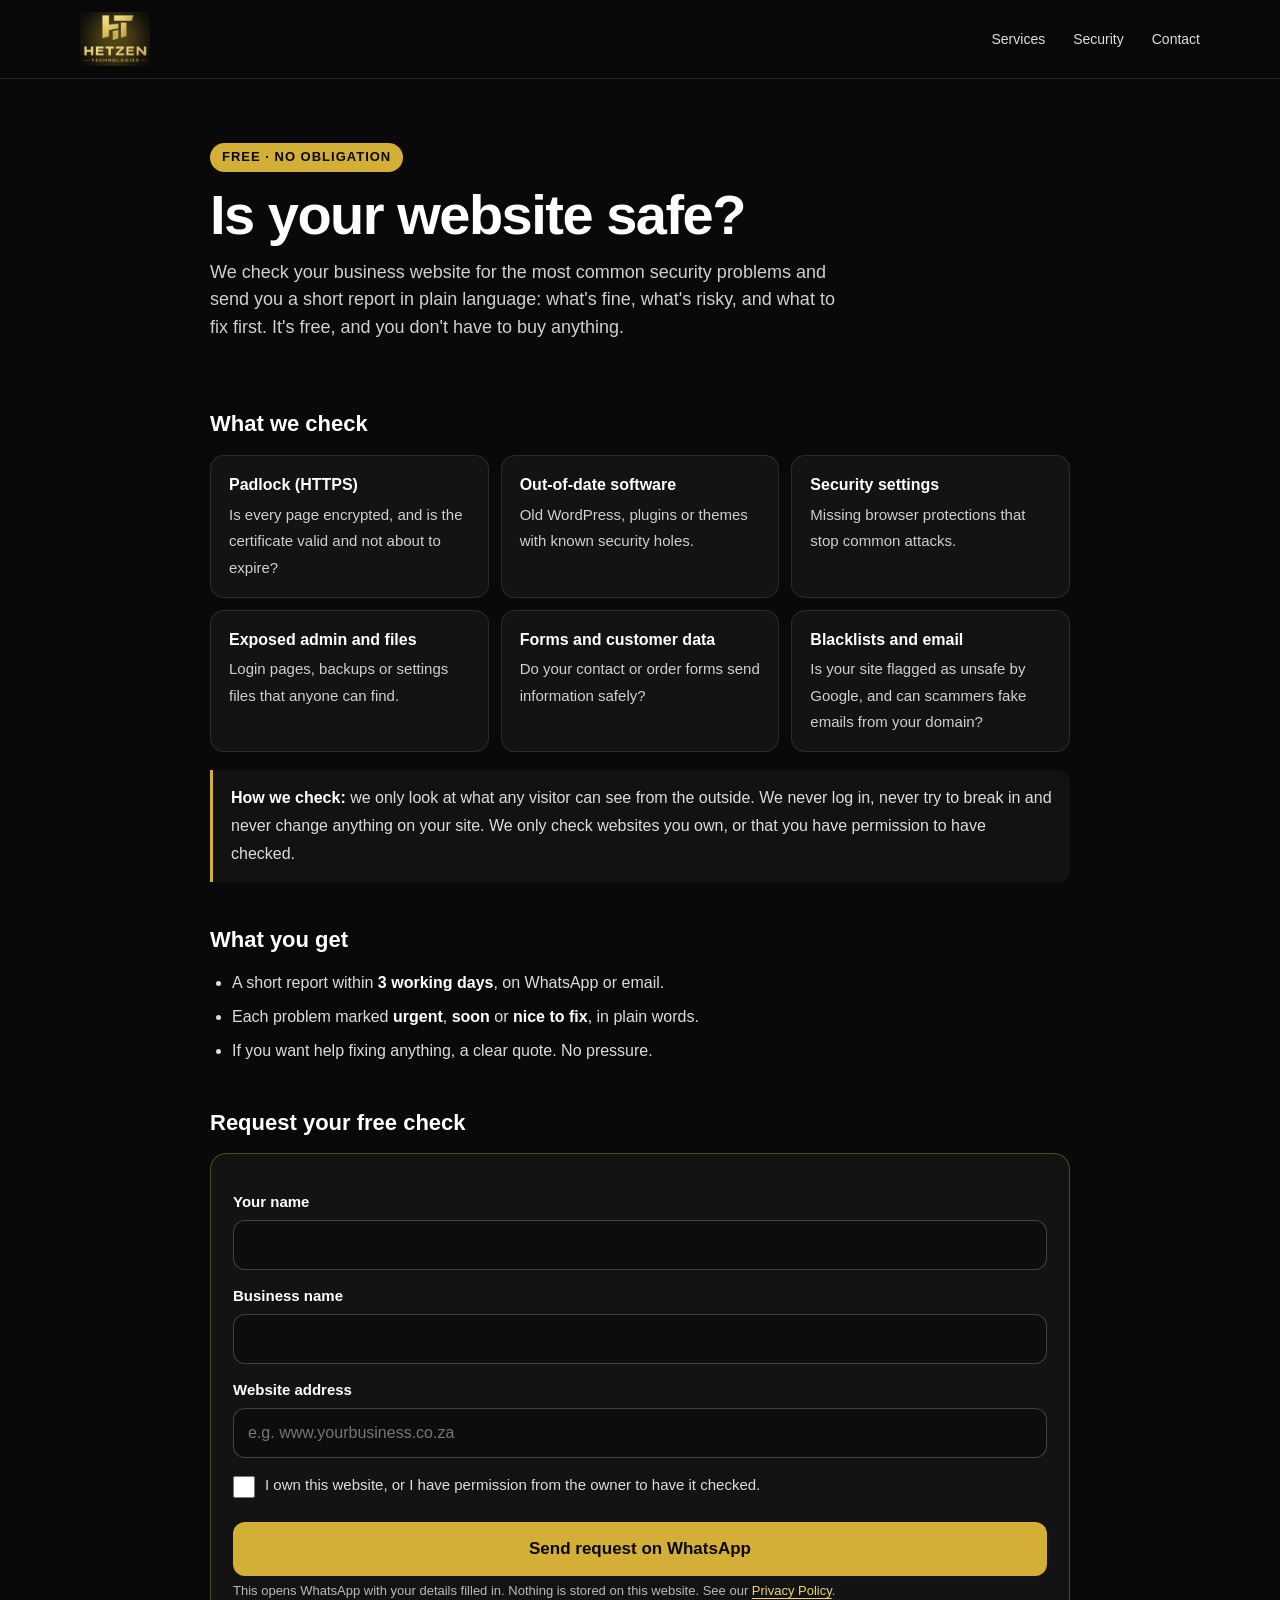
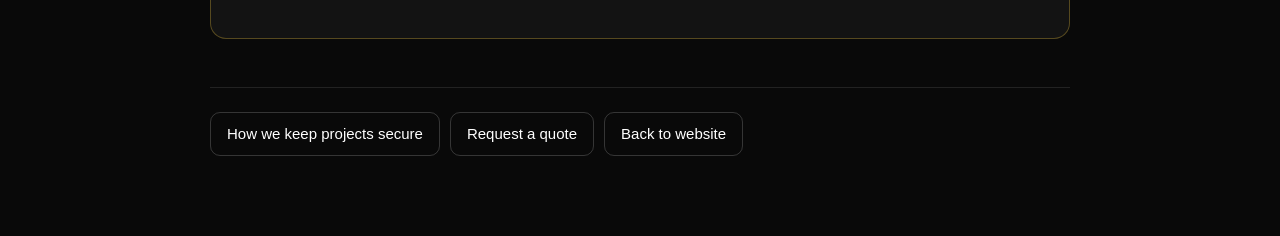
<file: security-check.html>
<!DOCTYPE html>
<html lang="en">
<head>
<meta charset="UTF-8">
<meta name="viewport" content="width=device-width,initial-scale=1">
<meta name="description" content="Free website security check for South African small businesses by Hetzen Technologies. Plain-language report, no obligation.">
<link rel="icon" href="logo.png">
<title>Free Website Security Check | Hetzen Technologies</title>
<link rel="stylesheet" href="style.css">
<link rel="stylesheet" href="legal.css">
<style>
.sc-hero{padding:8px 0 10px}
.sc-hero h1{font-size:clamp(36px,6vw,56px);letter-spacing:-1.5px;line-height:1.05;margin-bottom:14px}
.sc-hero .lead{font-size:18px;line-height:1.55;color:#cfcfcf;max-width:640px}
.free{display:inline-block;background:#d4af37;color:#090909;font-weight:800;border-radius:20px;padding:4px 12px;font-size:13px;letter-spacing:1px;margin-bottom:14px}
.checks{display:grid;grid-template-columns:repeat(auto-fit,minmax(240px,1fr));gap:12px;margin:14px 0 6px}
.check{background:#131313;border:1px solid rgba(255,255,255,.1);border-radius:14px;padding:16px 18px}
.check h3{margin:0 0 4px;color:#fff;font-size:16px}
.check p{margin:0;font-size:15px;color:#cfcfcf}
.sc-form{background:#131313;border:1px solid rgba(212,175,55,.35);border-radius:16px;padding:22px;margin-top:10px}
.sc-form label{display:block;font-weight:700;color:#fff;font-size:15px;margin:14px 0 6px}
.sc-form input[type=text],.sc-form input[type=url],.sc-form input[type=tel]{width:100%;min-height:50px;border-radius:12px;border:1px solid rgba(255,255,255,.22);background:#0d0d0d;color:#fff;font-size:16px;padding:0 14px}
.sc-form .hint{font-size:13px;color:#b9b9b9;margin-top:4px}
.sc-form .agree{display:flex;gap:10px;align-items:flex-start;margin-top:16px;font-weight:400;color:#dcdcdc;font-size:15px;line-height:1.5}
.sc-form .agree input{width:22px;height:22px;flex:none;margin-top:2px;accent-color:#d4af37}
.sc-form button{margin-top:18px;width:100%;min-height:54px;border:0;border-radius:12px;background:#d4af37;color:#090909;font-weight:800;font-size:17px;cursor:pointer}
.sc-error{display:none;color:#ffb4a2;font-size:14px;margin-top:10px}
</style>
</head>
<body>
<header class="header"><div class="container nav">
<a href="index.html" class="logo"><img src="logo.png" alt="Hetzen Technologies home" style="max-height:55px;width:auto"></a>
<nav aria-label="Main"><a href="index.html#services">Services</a><a href="security.html">Security</a><a href="index.html#contact">Contact</a></nav>
</div></header>

<main class="doc"><div class="container" style="max-width:860px">
<section class="sc-hero">
<span class="free">FREE · NO OBLIGATION</span>
<h1>Is your website safe?</h1>
<p class="lead">We check your business website for the most common security problems and send you a short report in plain language: what's fine, what's risky, and what to fix first. It's free, and you don't have to buy anything.</p>
</section>

<h2>What we check</h2>
<div class="checks">
<div class="check"><h3>Padlock (HTTPS)</h3><p>Is every page encrypted, and is the certificate valid and not about to expire?</p></div>
<div class="check"><h3>Out-of-date software</h3><p>Old WordPress, plugins or themes with known security holes.</p></div>
<div class="check"><h3>Security settings</h3><p>Missing browser protections that stop common attacks.</p></div>
<div class="check"><h3>Exposed admin and files</h3><p>Login pages, backups or settings files that anyone can find.</p></div>
<div class="check"><h3>Forms and customer data</h3><p>Do your contact or order forms send information safely?</p></div>
<div class="check"><h3>Blacklists and email</h3><p>Is your site flagged as unsafe by Google, and can scammers fake emails from your domain?</p></div>
</div>

<div class="note"><p style="margin:0"><strong>How we check:</strong> we only look at what any visitor can see from the outside. We never log in, never try to break in and never change anything on your site. We only check websites you own, or that you have permission to have checked.</p></div>

<h2>What you get</h2>
<ul>
<li>A short report within <strong>3 working days</strong>, on WhatsApp or email.</li>
<li>Each problem marked <strong>urgent</strong>, <strong>soon</strong> or <strong>nice to fix</strong>, in plain words.</li>
<li>If you want help fixing anything, a clear quote. No pressure.</li>
</ul>

<h2 id="request">Request your free check</h2>
<form class="sc-form" id="scForm" novalidate>
<label for="scName">Your name</label>
<input id="scName" type="text" autocomplete="name" required>
<label for="scBusiness">Business name</label>
<input id="scBusiness" type="text" autocomplete="organization">
<label for="scSite">Website address</label>
<input id="scSite" type="url" inputmode="url" placeholder="e.g. www.yourbusiness.co.za" required>
<label class="agree" for="scOwn"><input id="scOwn" type="checkbox" required><span>I own this website, or I have permission from the owner to have it checked.</span></label>
<button type="submit">Send request on WhatsApp</button>
<p class="hint">This opens WhatsApp with your details filled in. Nothing is stored on this website. See our <a href="privacy.html">Privacy Policy</a>.</p>
<p class="sc-error" id="scError" role="alert"></p>
</form>

<div class="doc-nav">
<a href="security.html">How we keep projects secure</a>
<a href="index.html#contact">Request a quote</a>
<a href="index.html">Back to website</a>
</div>
</div></main>
<script>
(function(){
  var f=document.getElementById('scForm'),err=document.getElementById('scError');
  f.addEventListener('submit',function(e){
    e.preventDefault();
    var name=document.getElementById('scName').value.trim(),
        biz=document.getElementById('scBusiness').value.trim(),
        site=document.getElementById('scSite').value.trim(),
        own=document.getElementById('scOwn').checked;
    var msg=!name?'Please enter your name.':!site?'Please enter your website address.':!own?'Please confirm you own the website or have permission.':'';
    if(msg){err.textContent=msg;err.style.display='block';return}
    err.style.display='none';
    var text='Hi Hetzen Technologies, I would like a FREE website security check.\n\nName: '+name+(biz?'\nBusiness: '+biz:'')+'\nWebsite: '+site+'\n\nI confirm I own this website or have permission to have it checked.';
    window.location.href='https://wa.me/27786246258?text='+encodeURIComponent(text);
  });
})();
</script>
</body>
</html>
</file>
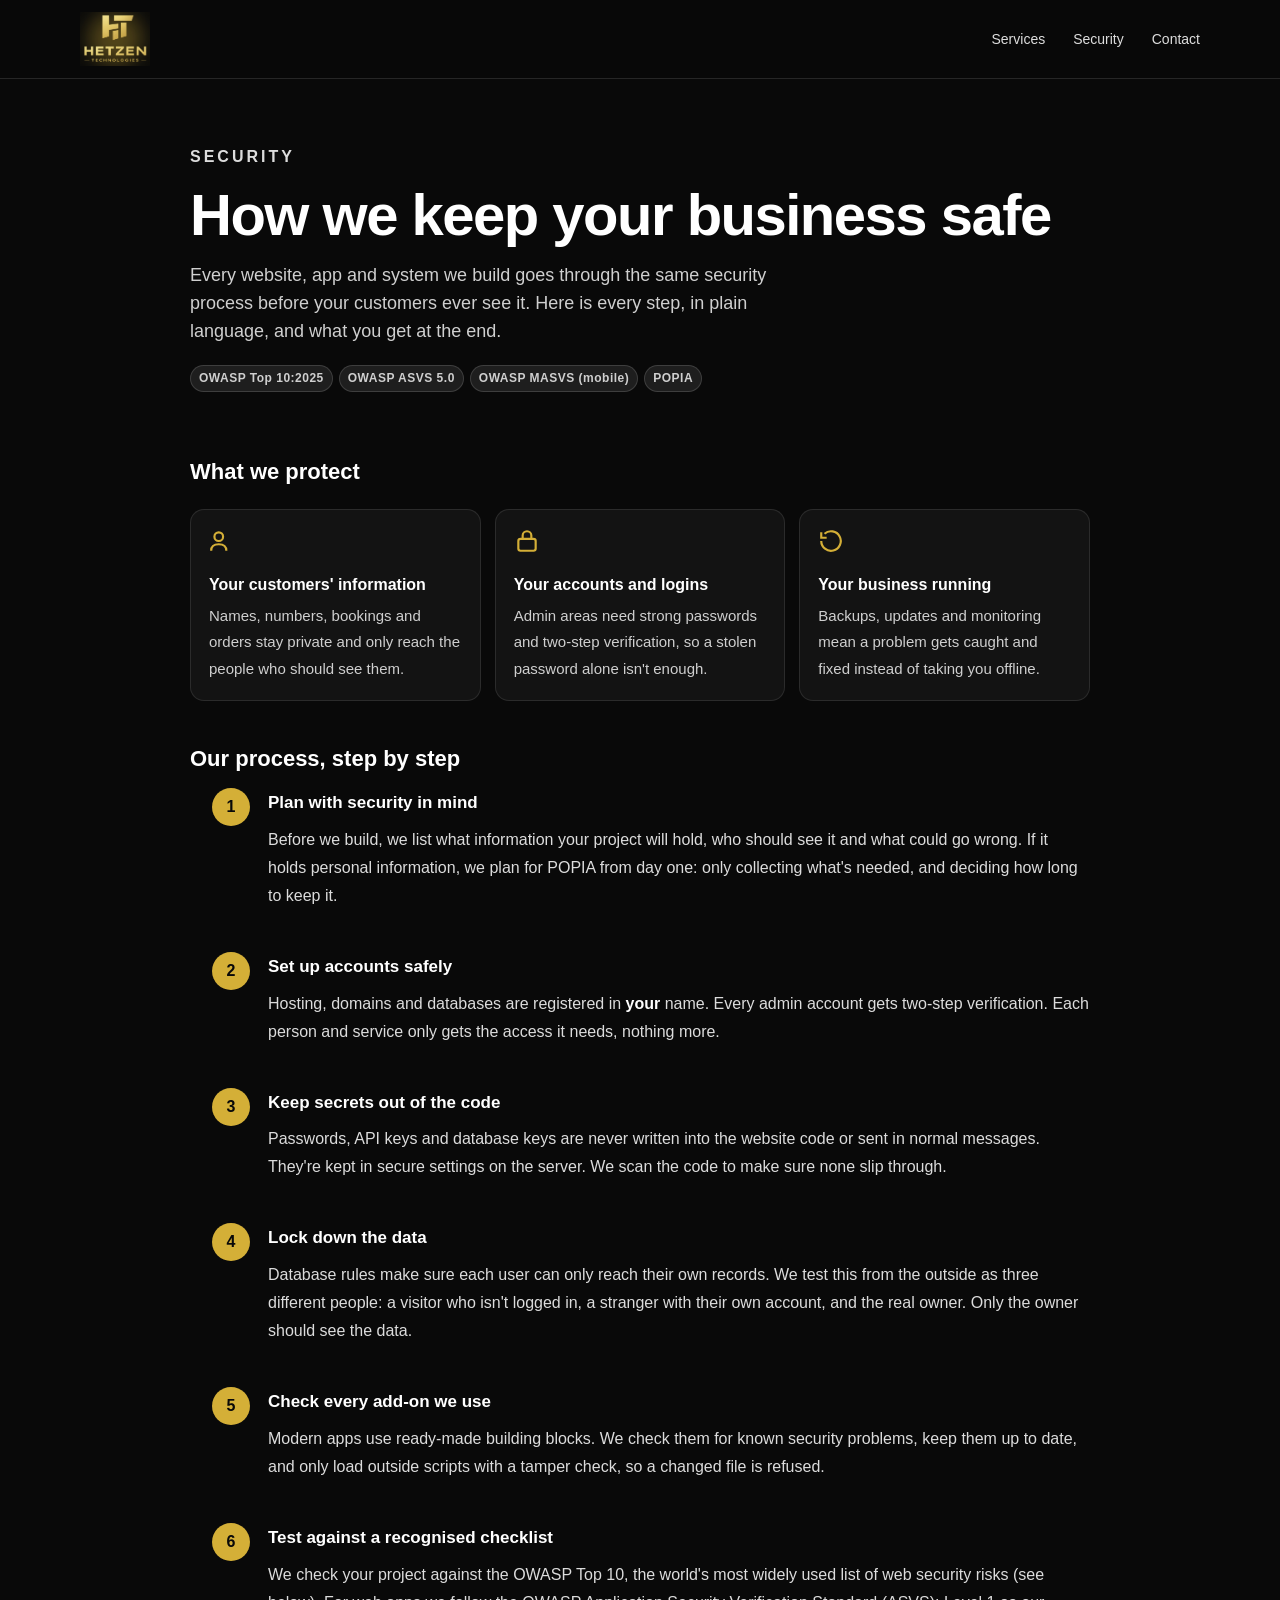
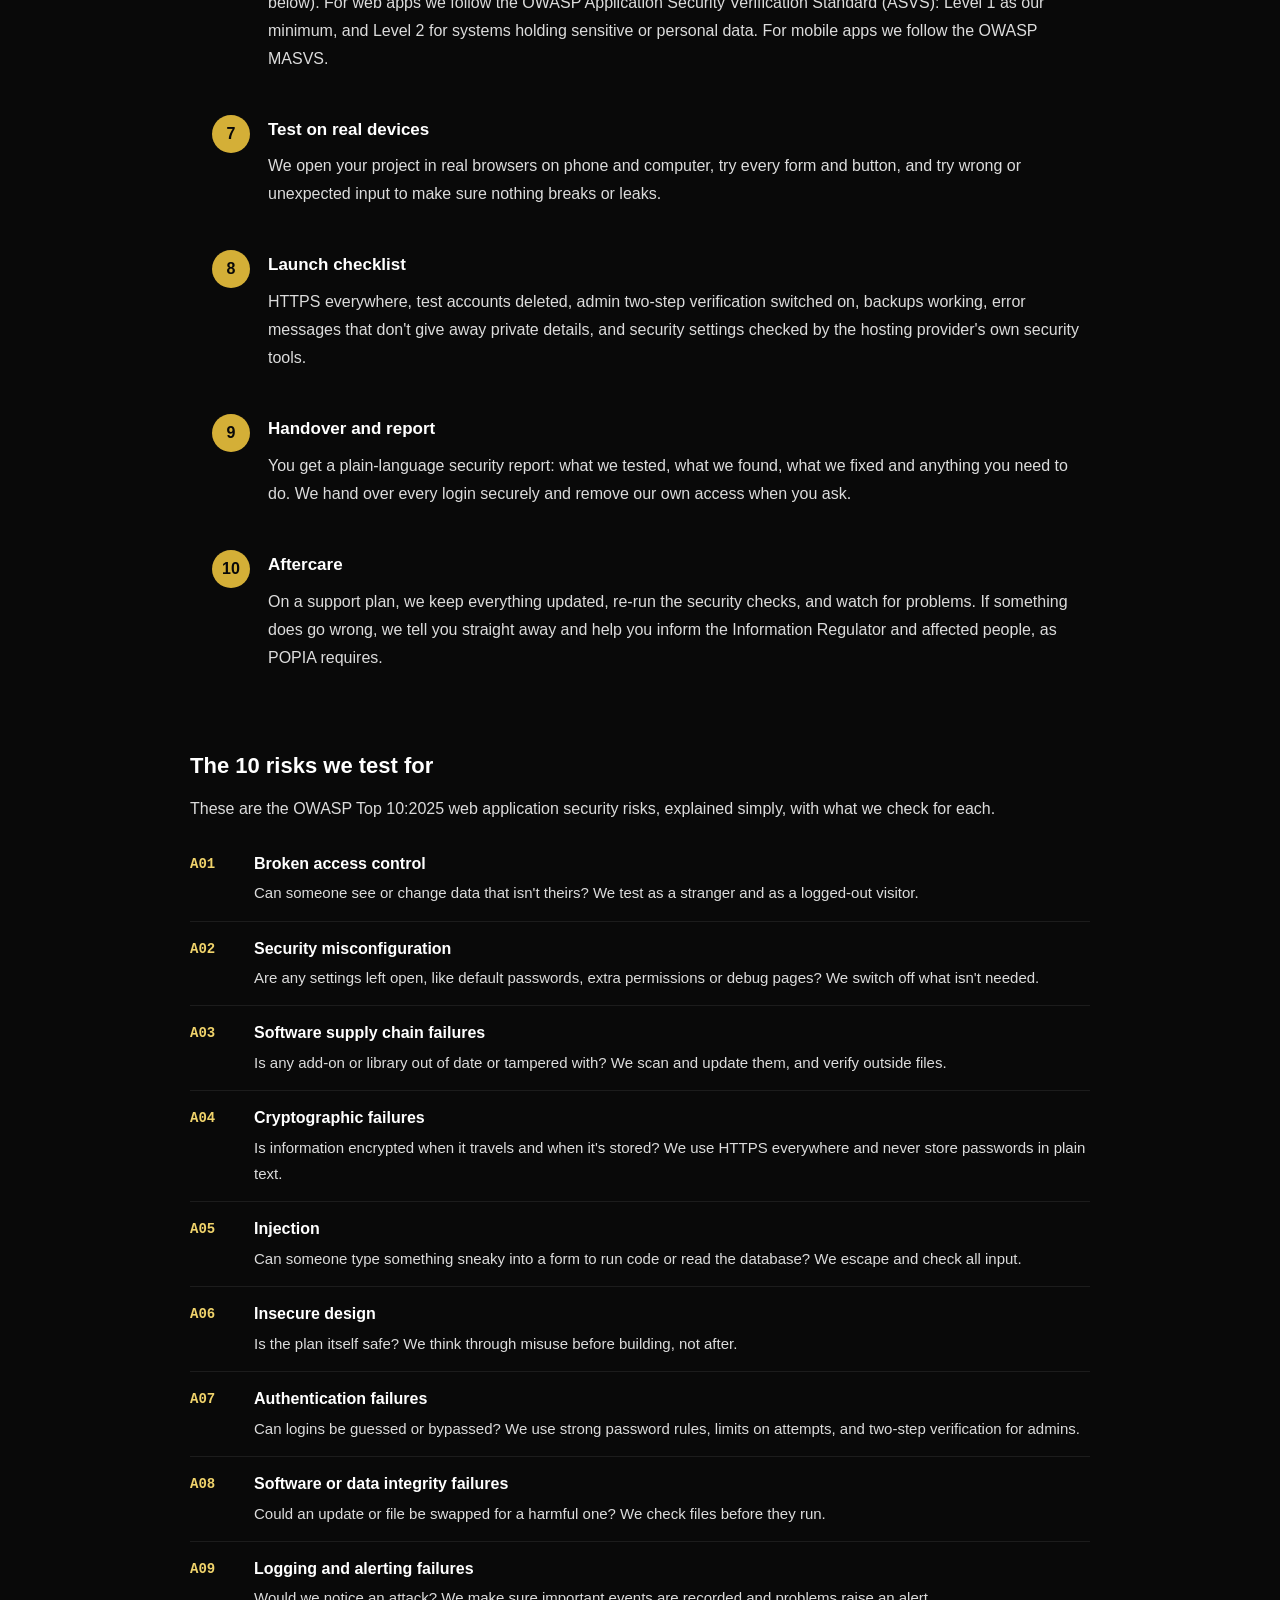
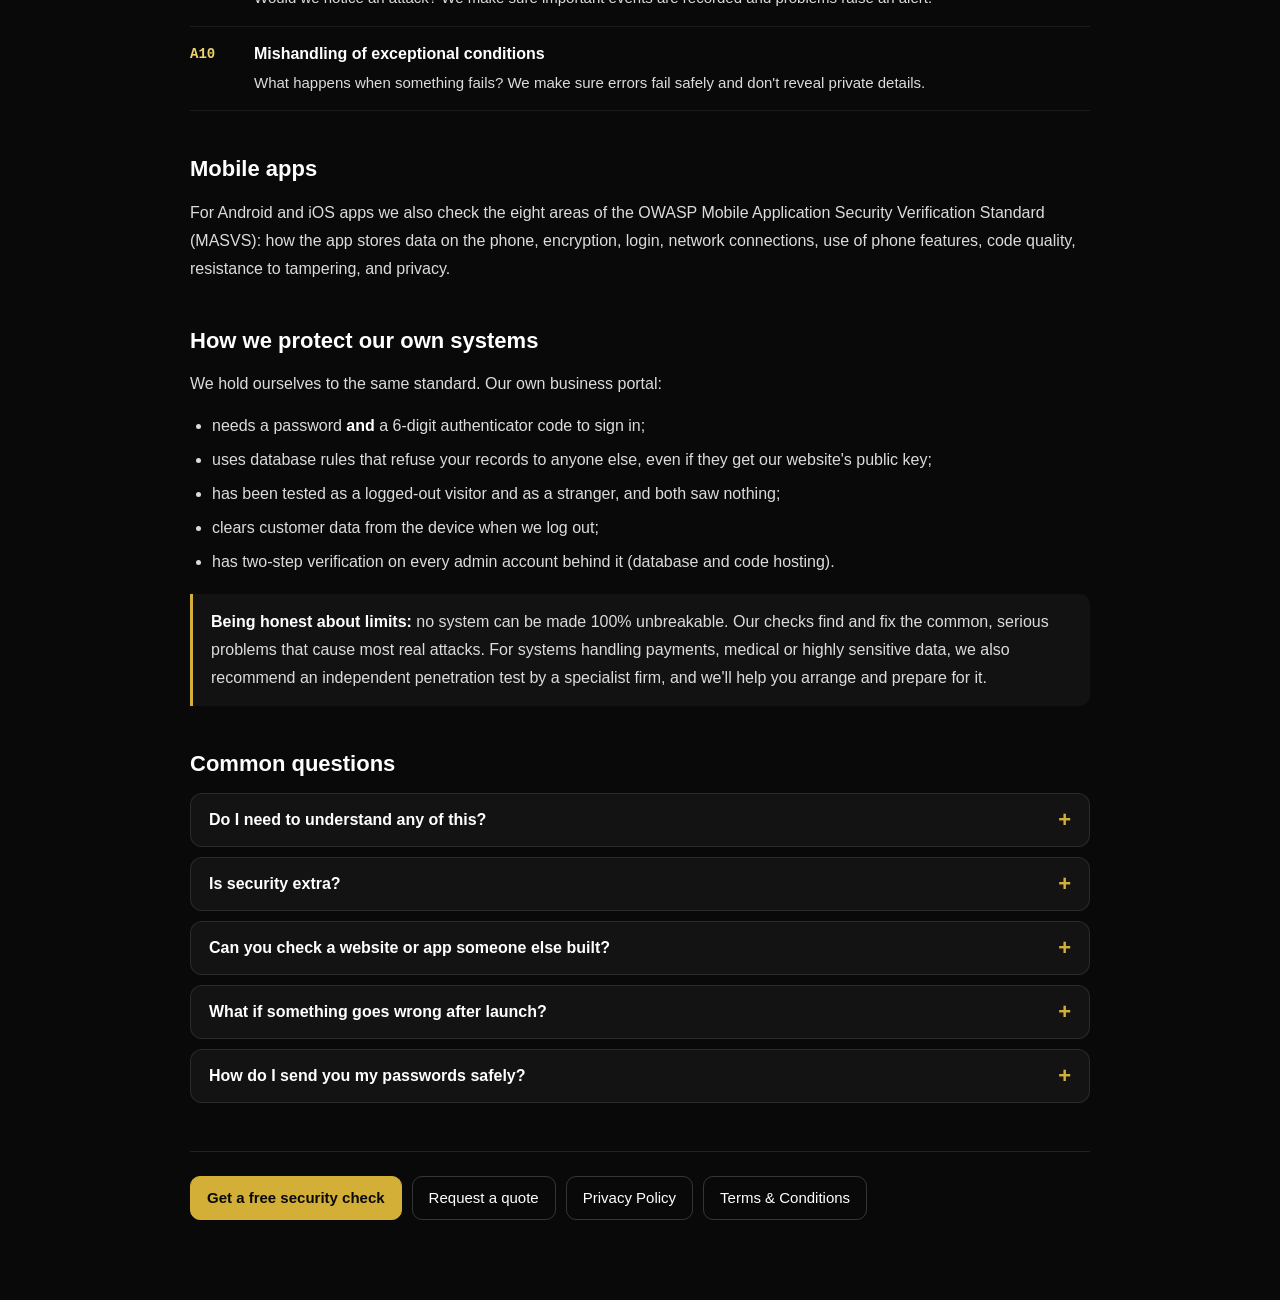
<file: security.html>
<!DOCTYPE html>
<html lang="en">
<head>
<meta charset="UTF-8">
<meta name="viewport" content="width=device-width,initial-scale=1">
<meta name="description" content="How Hetzen Technologies builds, tests and protects your website, app or business system, step by step.">
<link rel="icon" href="logo.png">
<title>How We Keep You Secure | Hetzen Technologies</title>
<link rel="stylesheet" href="style.css">
<link rel="stylesheet" href="legal.css">
<style>
.sec-hero{padding:8px 0 16px}
.sec-hero h1{font-size:clamp(36px,6vw,58px);letter-spacing:-1.5px;line-height:1.05;margin-bottom:16px}
.sec-hero p.lead{font-size:18px;line-height:1.55;color:#cfcfcf;max-width:640px}
.grid3{display:grid;grid-template-columns:repeat(auto-fit,minmax(220px,1fr));gap:14px;margin:20px 0 8px}
.card{background:#131313;border:1px solid rgba(255,255,255,.1);border-radius:14px;padding:18px}
.card h3{margin:10px 0 6px;color:#fff;font-size:16px}
.card p{font-size:15px;margin:0;color:#cfcfcf}
.card svg{color:#d4af37}
.risk{display:grid;grid-template-columns:52px 1fr;gap:12px;padding:14px 0;border-bottom:1px solid rgba(255,255,255,.08)}
.risk b{font-family:ui-monospace,Menlo,monospace;color:#f0d36b;font-size:14px;padding-top:2px}
.risk h3{margin:0 0 4px;color:#fff;font-size:16px}
.risk p{margin:0;font-size:15px}
details{background:#131313;border:1px solid rgba(255,255,255,.1);border-radius:12px;padding:0 18px;margin-bottom:10px}
summary{cursor:pointer;min-height:52px;display:flex;align-items:center;font-weight:700;color:#fff;list-style:none}
summary::-webkit-details-marker{display:none}
summary::after{content:"+";margin-left:auto;color:#d4af37;font-size:22px}
details[open] summary::after{content:"–"}
details p{padding-bottom:6px}
</style>
</head>
<body>
<header class="header"><div class="container nav">
<a href="index.html" class="logo"><img src="logo.png" alt="Hetzen Technologies home" style="max-height:55px;width:auto"></a>
<nav aria-label="Main"><a href="index.html#services">Services</a><a href="security.html" aria-current="page">Security</a><a href="index.html#contact">Contact</a></nav>
</div></header>

<main class="doc"><div class="container" style="max-width:900px">

<section class="sec-hero">
<p class="eyebrow">SECURITY</p>
<h1>How we keep your business safe</h1>
<p class="lead">Every website, app and system we build goes through the same security process before your customers ever see it. Here is every step, in plain language, and what you get at the end.</p>
<div style="margin-top:18px">
<span class="tag">OWASP Top 10:2025</span><span class="tag">OWASP ASVS 5.0</span><span class="tag">OWASP MASVS (mobile)</span><span class="tag">POPIA</span>
</div>
</section>

<h2>What we protect</h2>
<div class="grid3">
<div class="card"><svg width="26" height="26" viewBox="0 0 24 24" fill="none" stroke="currentColor" stroke-width="2" aria-hidden="true"><circle cx="9" cy="8" r="4"/><path d="M2 21c0-4 3-6 7-6s7 2 7 6"/></svg><h3>Your customers' information</h3><p>Names, numbers, bookings and orders stay private and only reach the people who should see them.</p></div>
<div class="card"><svg width="26" height="26" viewBox="0 0 24 24" fill="none" stroke="currentColor" stroke-width="2" aria-hidden="true"><rect x="4" y="10" width="16" height="11" rx="2"/><path d="M8 10V7a4 4 0 0 1 8 0v3"/></svg><h3>Your accounts and logins</h3><p>Admin areas need strong passwords and two-step verification, so a stolen password alone isn't enough.</p></div>
<div class="card"><svg width="26" height="26" viewBox="0 0 24 24" fill="none" stroke="currentColor" stroke-width="2" aria-hidden="true"><path d="M3 12a9 9 0 1 0 3-6.7"/><path d="M3 4v5h5"/></svg><h3>Your business running</h3><p>Backups, updates and monitoring mean a problem gets caught and fixed instead of taking you offline.</p></div>
</div>

<h2>Our process, step by step</h2>
<ol class="steps">
<li><h3>Plan with security in mind</h3><p>Before we build, we list what information your project will hold, who should see it and what could go wrong. If it holds personal information, we plan for POPIA from day one: only collecting what's needed, and deciding how long to keep it.</p></li>
<li><h3>Set up accounts safely</h3><p>Hosting, domains and databases are registered in <strong>your</strong> name. Every admin account gets two-step verification. Each person and service only gets the access it needs, nothing more.</p></li>
<li><h3>Keep secrets out of the code</h3><p>Passwords, API keys and database keys are never written into the website code or sent in normal messages. They're kept in secure settings on the server. We scan the code to make sure none slip through.</p></li>
<li><h3>Lock down the data</h3><p>Database rules make sure each user can only reach their own records. We test this from the outside as three different people: a visitor who isn't logged in, a stranger with their own account, and the real owner. Only the owner should see the data.</p></li>
<li><h3>Check every add-on we use</h3><p>Modern apps use ready-made building blocks. We check them for known security problems, keep them up to date, and only load outside scripts with a tamper check, so a changed file is refused.</p></li>
<li><h3>Test against a recognised checklist</h3><p>We check your project against the OWASP Top 10, the world's most widely used list of web security risks (see below). For web apps we follow the OWASP Application Security Verification Standard (ASVS): Level 1 as our minimum, and Level 2 for systems holding sensitive or personal data. For mobile apps we follow the OWASP MASVS.</p></li>
<li><h3>Test on real devices</h3><p>We open your project in real browsers on phone and computer, try every form and button, and try wrong or unexpected input to make sure nothing breaks or leaks.</p></li>
<li><h3>Launch checklist</h3><p>HTTPS everywhere, test accounts deleted, admin two-step verification switched on, backups working, error messages that don't give away private details, and security settings checked by the hosting provider's own security tools.</p></li>
<li><h3>Handover and report</h3><p>You get a plain-language security report: what we tested, what we found, what we fixed and anything you need to do. We hand over every login securely and remove our own access when you ask.</p></li>
<li><h3>Aftercare</h3><p>On a support plan, we keep everything updated, re-run the security checks, and watch for problems. If something does go wrong, we tell you straight away and help you inform the Information Regulator and affected people, as POPIA requires.</p></li>
</ol>

<h2>The 10 risks we test for</h2>
<p>These are the OWASP Top 10:2025 web application security risks, explained simply, with what we check for each.</p>
<div class="risk"><b>A01</b><div><h3>Broken access control</h3><p>Can someone see or change data that isn't theirs? We test as a stranger and as a logged-out visitor.</p></div></div>
<div class="risk"><b>A02</b><div><h3>Security misconfiguration</h3><p>Are any settings left open, like default passwords, extra permissions or debug pages? We switch off what isn't needed.</p></div></div>
<div class="risk"><b>A03</b><div><h3>Software supply chain failures</h3><p>Is any add-on or library out of date or tampered with? We scan and update them, and verify outside files.</p></div></div>
<div class="risk"><b>A04</b><div><h3>Cryptographic failures</h3><p>Is information encrypted when it travels and when it's stored? We use HTTPS everywhere and never store passwords in plain text.</p></div></div>
<div class="risk"><b>A05</b><div><h3>Injection</h3><p>Can someone type something sneaky into a form to run code or read the database? We escape and check all input.</p></div></div>
<div class="risk"><b>A06</b><div><h3>Insecure design</h3><p>Is the plan itself safe? We think through misuse before building, not after.</p></div></div>
<div class="risk"><b>A07</b><div><h3>Authentication failures</h3><p>Can logins be guessed or bypassed? We use strong password rules, limits on attempts, and two-step verification for admins.</p></div></div>
<div class="risk"><b>A08</b><div><h3>Software or data integrity failures</h3><p>Could an update or file be swapped for a harmful one? We check files before they run.</p></div></div>
<div class="risk"><b>A09</b><div><h3>Logging and alerting failures</h3><p>Would we notice an attack? We make sure important events are recorded and problems raise an alert.</p></div></div>
<div class="risk"><b>A10</b><div><h3>Mishandling of exceptional conditions</h3><p>What happens when something fails? We make sure errors fail safely and don't reveal private details.</p></div></div>

<h2>Mobile apps</h2>
<p>For Android and iOS apps we also check the eight areas of the OWASP Mobile Application Security Verification Standard (MASVS): how the app stores data on the phone, encryption, login, network connections, use of phone features, code quality, resistance to tampering, and privacy.</p>

<h2>How we protect our own systems</h2>
<p>We hold ourselves to the same standard. Our own business portal:</p>
<ul>
<li>needs a password <strong>and</strong> a 6-digit authenticator code to sign in;</li>
<li>uses database rules that refuse your records to anyone else, even if they get our website's public key;</li>
<li>has been tested as a logged-out visitor and as a stranger, and both saw nothing;</li>
<li>clears customer data from the device when we log out;</li>
<li>has two-step verification on every admin account behind it (database and code hosting).</li>
</ul>

<div class="note">
<p style="margin:0"><strong>Being honest about limits:</strong> no system can be made 100% unbreakable. Our checks find and fix the common, serious problems that cause most real attacks. For systems handling payments, medical or highly sensitive data, we also recommend an independent penetration test by a specialist firm, and we'll help you arrange and prepare for it.</p>
</div>

<h2>Common questions</h2>
<details><summary>Do I need to understand any of this?</summary><p>No. You get a plain-language report and we explain anything you need to do. Usually that's just switching on two-step verification on your phone.</p></details>
<details><summary>Is security extra?</summary><p>No. The steps above are part of every project. Extra items, like an independent penetration test or ongoing monitoring, are quoted separately so you can choose.</p></details>
<details><summary>Can you check a website or app someone else built?</summary><p>Yes. We can run the same checks on an existing site or app and give you a report with what to fix, in order of importance.</p></details>
<details><summary>What if something goes wrong after launch?</summary><p>Contact us straight away on WhatsApp. On a support plan, we act immediately. We'll help you contain the problem, fix it and, if personal information was affected, notify the Information Regulator and your customers as the law requires.</p></details>
<details><summary>How do I send you my passwords safely?</summary><p>Don't send them in a normal WhatsApp or email. We'll invite you to give us access through the provider's own team or user settings, or show you a secure one-time sharing method.</p></details>

<div class="doc-nav">
<a class="primary" href="security-check.html">Get a free security check</a>
<a href="index.html#contact">Request a quote</a>
<a href="privacy.html">Privacy Policy</a>
<a href="terms.html">Terms &amp; Conditions</a>
</div>
</div></main>
</body>
</html>
</file>
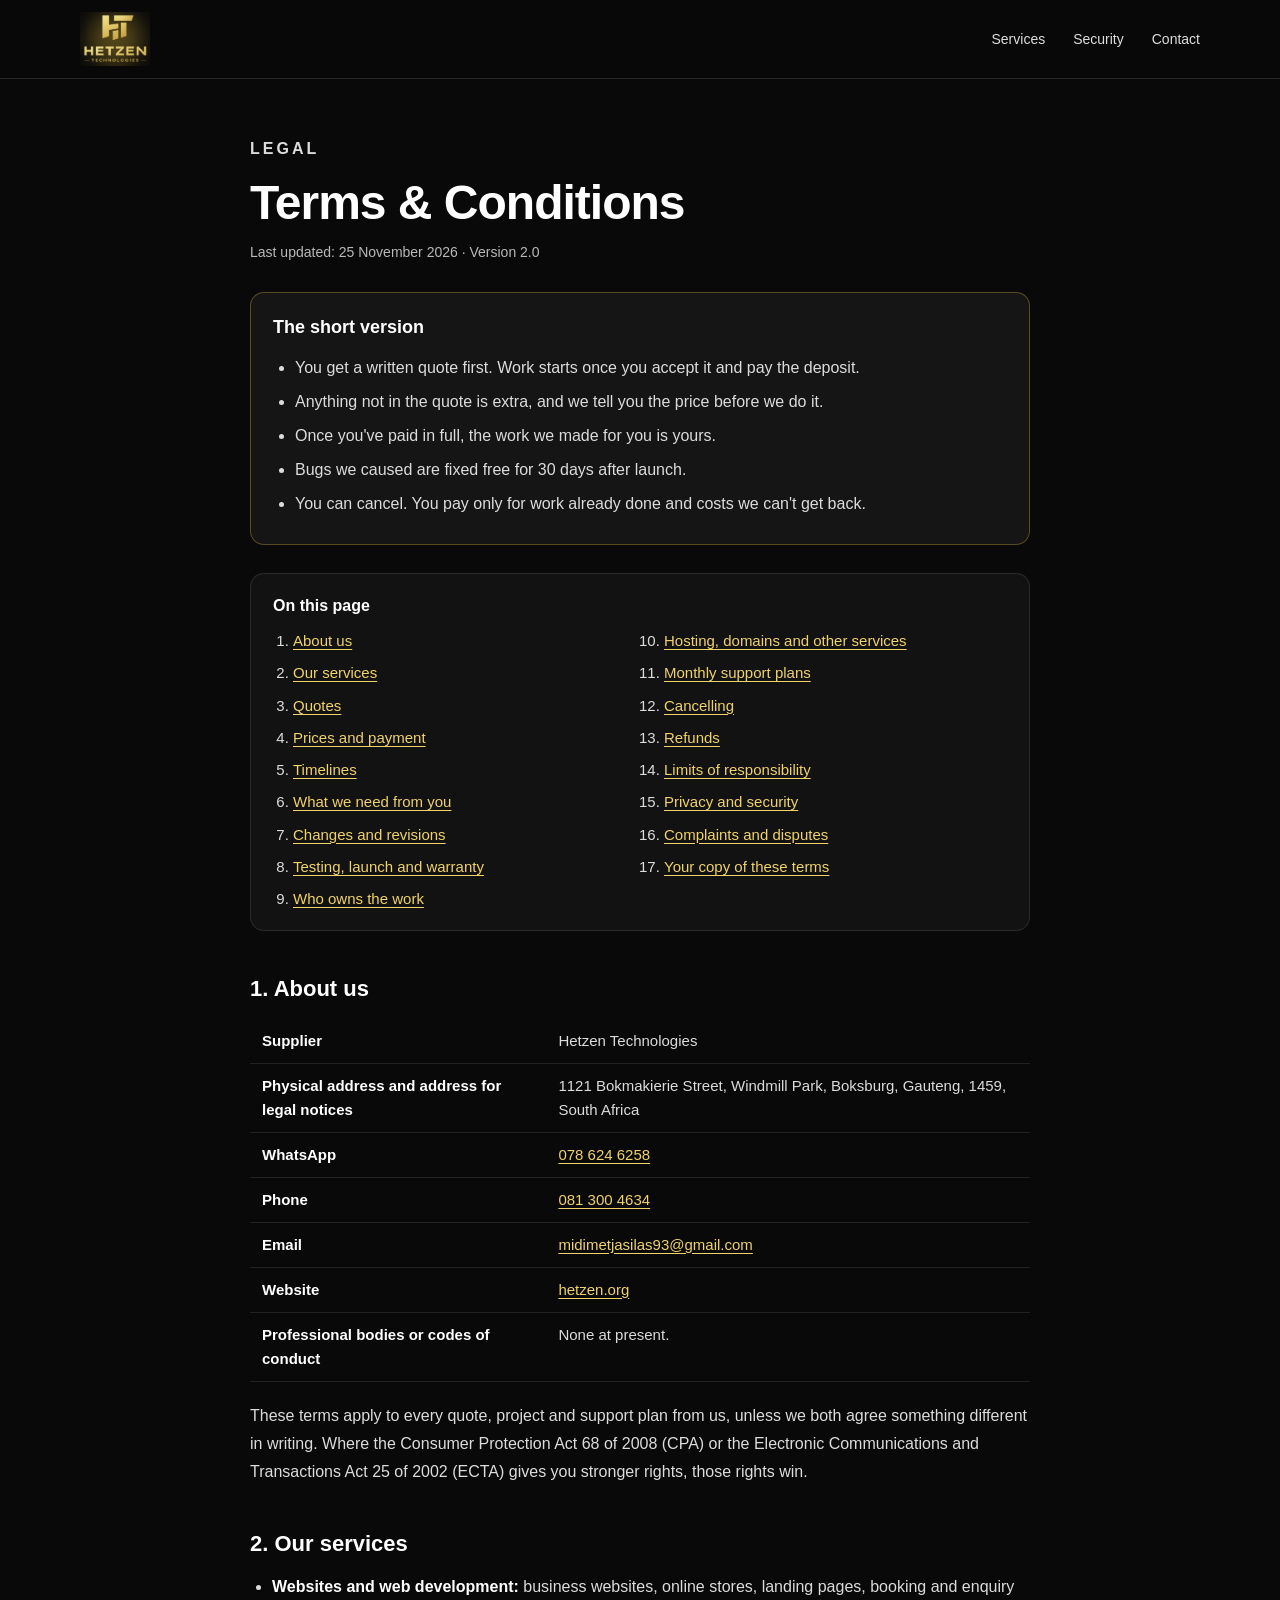
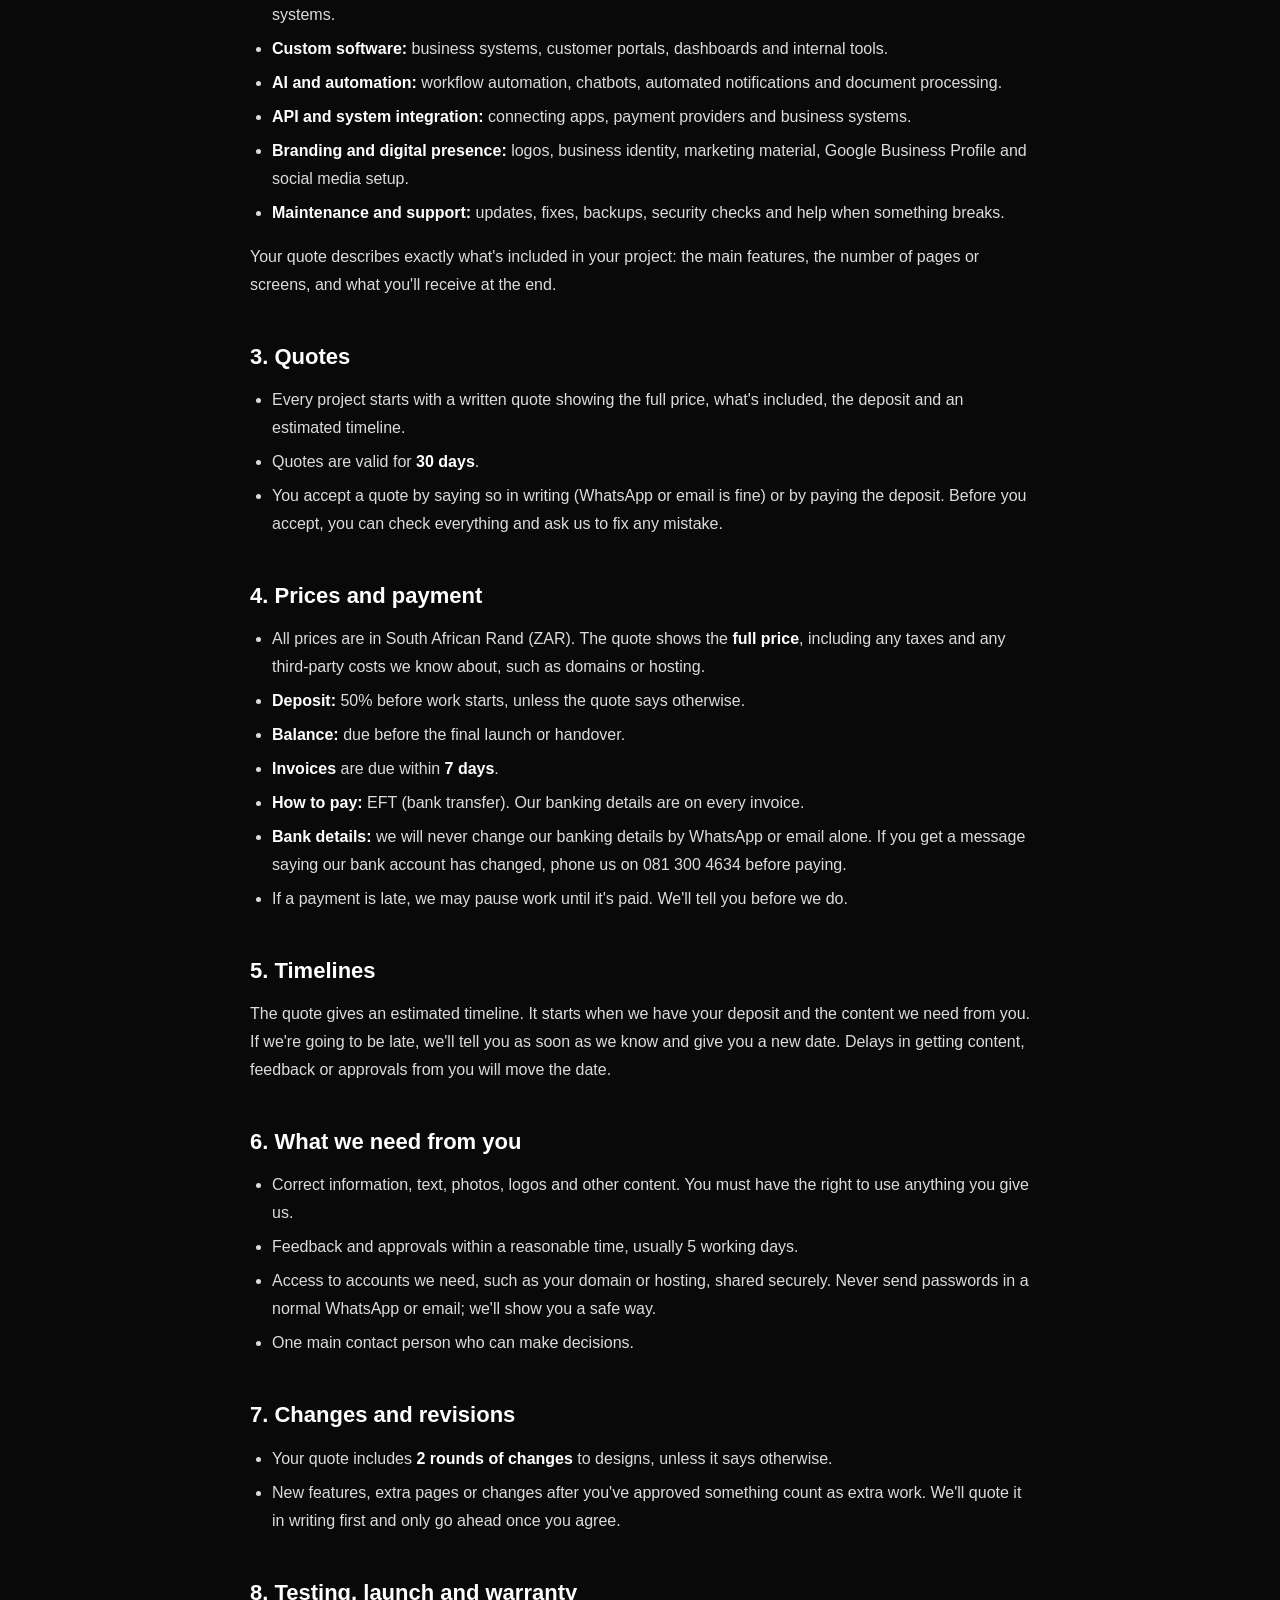
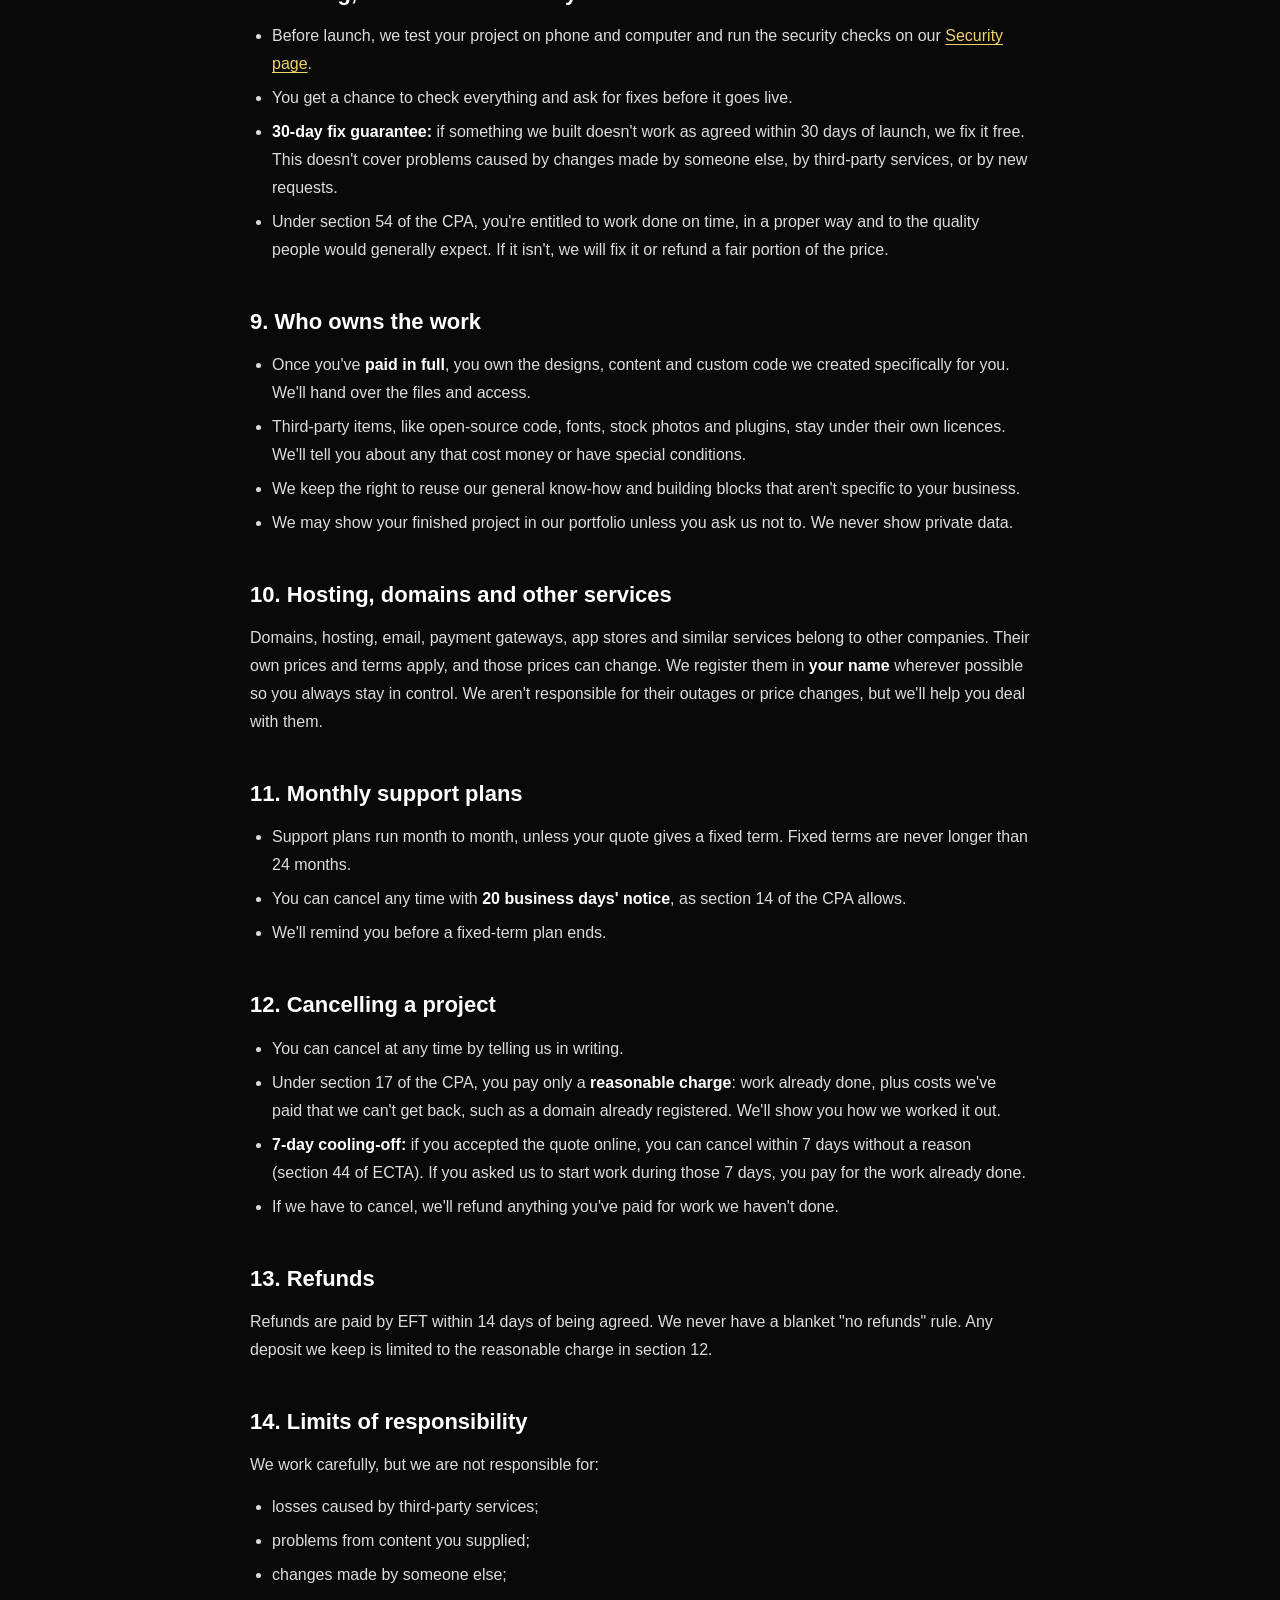
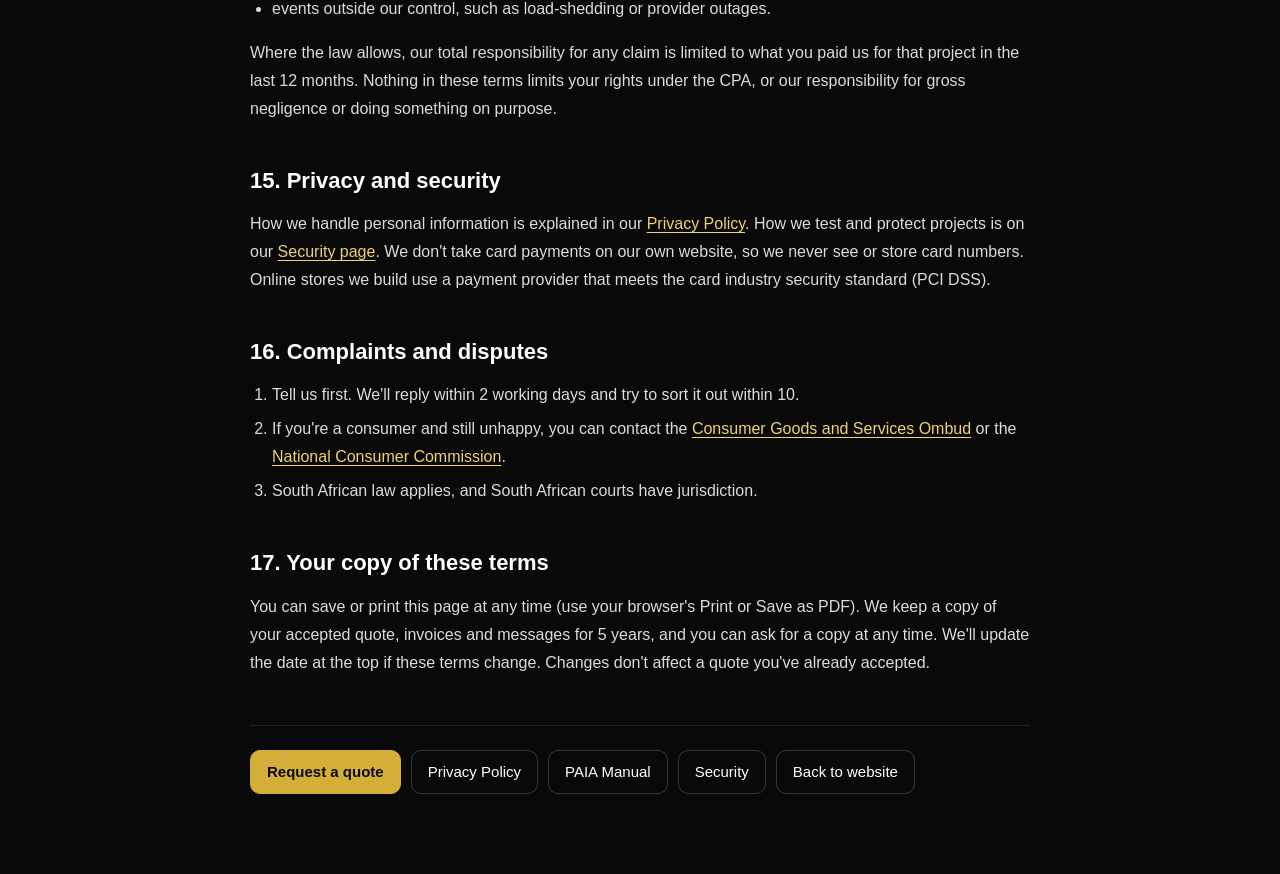
<file: terms.html>
<!DOCTYPE html>
<html lang="en">
<head>
<meta charset="UTF-8">
<meta name="viewport" content="width=device-width,initial-scale=1">
<meta name="description" content="Terms and conditions for websites, software, AI, automation and branding work by Hetzen Technologies.">
<link rel="icon" href="logo.png">
<title>Terms &amp; Conditions | Hetzen Technologies</title>
<link rel="stylesheet" href="style.css">
<link rel="stylesheet" href="legal.css">
</head>
<body>
<header class="header"><div class="container nav">
<a href="index.html" class="logo"><img src="logo.png" alt="Hetzen Technologies home" style="max-height:55px;width:auto"></a>
<nav aria-label="Main"><a href="index.html#services">Services</a><a href="security.html">Security</a><a href="index.html#contact">Contact</a></nav>
</div></header>

<main class="doc"><div class="container">
<p class="eyebrow">LEGAL</p>
<h1>Terms &amp; Conditions</h1>
<p class="updated">Last updated: 25 November 2026 · Version 2.0</p>

<div class="summary">
<h2>The short version</h2>
<ul>
<li>You get a written quote first. Work starts once you accept it and pay the deposit.</li>
<li>Anything not in the quote is extra, and we tell you the price before we do it.</li>
<li>Once you've paid in full, the work we made for you is yours.</li>
<li>Bugs we caused are fixed free for 30 days after launch.</li>
<li>You can cancel. You pay only for work already done and costs we can't get back.</li>
</ul>
</div>

<div class="toc"><p>On this page</p><ol>
<li><a href="#about">About us</a></li><li><a href="#services">Our services</a></li><li><a href="#quotes">Quotes</a></li><li><a href="#pay">Prices and payment</a></li><li><a href="#time">Timelines</a></li><li><a href="#you">What we need from you</a></li><li><a href="#changes">Changes and revisions</a></li><li><a href="#launch">Testing, launch and warranty</a></li><li><a href="#own">Who owns the work</a></li><li><a href="#third">Hosting, domains and other services</a></li><li><a href="#monthly">Monthly support plans</a></li><li><a href="#cancel">Cancelling</a></li><li><a href="#refund">Refunds</a></li><li><a href="#liability">Limits of responsibility</a></li><li><a href="#privacy">Privacy and security</a></li><li><a href="#disputes">Complaints and disputes</a></li><li><a href="#records">Your copy of these terms</a></li>
</ol></div>

<h2 id="about">1. About us</h2>
<table class="facts">
<tr><th>Supplier</th><td>Hetzen Technologies</td></tr>
<tr><th>Physical address and address for legal notices</th><td>1121 Bokmakierie Street, Windmill Park, Boksburg, Gauteng, 1459, South Africa</td></tr>
<tr><th>WhatsApp</th><td><a href="https://wa.me/27786246258">078 624 6258</a></td></tr>
<tr><th>Phone</th><td><a href="tel:+27813004634">081 300 4634</a></td></tr>
<tr><th>Email</th><td><a href="mailto:midimetjasilas93@gmail.com">midimetjasilas93@gmail.com</a></td></tr>
<tr><th>Website</th><td><a href="https://hetzen.org/">hetzen.org</a></td></tr>
<tr><th>Professional bodies or codes of conduct</th><td>None at present.</td></tr>
</table>
<p>These terms apply to every quote, project and support plan from us, unless we both agree something different in writing. Where the Consumer Protection Act 68 of 2008 (CPA) or the Electronic Communications and Transactions Act 25 of 2002 (ECTA) gives you stronger rights, those rights win.</p>

<h2 id="services">2. Our services</h2>
<ul>
<li><strong>Websites and web development:</strong> business websites, online stores, landing pages, booking and enquiry systems.</li>
<li><strong>Custom software:</strong> business systems, customer portals, dashboards and internal tools.</li>
<li><strong>AI and automation:</strong> workflow automation, chatbots, automated notifications and document processing.</li>
<li><strong>API and system integration:</strong> connecting apps, payment providers and business systems.</li>
<li><strong>Branding and digital presence:</strong> logos, business identity, marketing material, Google Business Profile and social media setup.</li>
<li><strong>Maintenance and support:</strong> updates, fixes, backups, security checks and help when something breaks.</li>
</ul>
<p>Your quote describes exactly what's included in your project: the main features, the number of pages or screens, and what you'll receive at the end.</p>

<h2 id="quotes">3. Quotes</h2>
<ul>
<li>Every project starts with a written quote showing the full price, what's included, the deposit and an estimated timeline.</li>
<li>Quotes are valid for <strong>30 days</strong>.</li>
<li>You accept a quote by saying so in writing (WhatsApp or email is fine) or by paying the deposit. Before you accept, you can check everything and ask us to fix any mistake.</li>
</ul>

<h2 id="pay">4. Prices and payment</h2>
<ul>
<li>All prices are in South African Rand (ZAR). The quote shows the <strong>full price</strong>, including any taxes and any third-party costs we know about, such as domains or hosting.</li>
<li><strong>Deposit:</strong> 50% before work starts, unless the quote says otherwise.</li>
<li><strong>Balance:</strong> due before the final launch or handover.</li>
<li><strong>Invoices</strong> are due within <strong>7 days</strong>.</li>
<li><strong>How to pay:</strong> EFT (bank transfer). Our banking details are on every invoice.</li>
<li><strong>Bank details:</strong> we will never change our banking details by WhatsApp or email alone. If you get a message saying our bank account has changed, phone us on 081 300 4634 before paying.</li>
<li>If a payment is late, we may pause work until it's paid. We'll tell you before we do.</li>
</ul>

<h2 id="time">5. Timelines</h2>
<p>The quote gives an estimated timeline. It starts when we have your deposit and the content we need from you. If we're going to be late, we'll tell you as soon as we know and give you a new date. Delays in getting content, feedback or approvals from you will move the date.</p>

<h2 id="you">6. What we need from you</h2>
<ul>
<li>Correct information, text, photos, logos and other content. You must have the right to use anything you give us.</li>
<li>Feedback and approvals within a reasonable time, usually 5 working days.</li>
<li>Access to accounts we need, such as your domain or hosting, shared securely. Never send passwords in a normal WhatsApp or email; we'll show you a safe way.</li>
<li>One main contact person who can make decisions.</li>
</ul>

<h2 id="changes">7. Changes and revisions</h2>
<ul>
<li>Your quote includes <strong>2 rounds of changes</strong> to designs, unless it says otherwise.</li>
<li>New features, extra pages or changes after you've approved something count as extra work. We'll quote it in writing first and only go ahead once you agree.</li>
</ul>

<h2 id="launch">8. Testing, launch and warranty</h2>
<ul>
<li>Before launch, we test your project on phone and computer and run the security checks on our <a href="security.html">Security page</a>.</li>
<li>You get a chance to check everything and ask for fixes before it goes live.</li>
<li><strong>30-day fix guarantee:</strong> if something we built doesn't work as agreed within 30 days of launch, we fix it free. This doesn't cover problems caused by changes made by someone else, by third-party services, or by new requests.</li>
<li>Under section 54 of the CPA, you're entitled to work done on time, in a proper way and to the quality people would generally expect. If it isn't, we will fix it or refund a fair portion of the price.</li>
</ul>

<h2 id="own">9. Who owns the work</h2>
<ul>
<li>Once you've <strong>paid in full</strong>, you own the designs, content and custom code we created specifically for you. We'll hand over the files and access.</li>
<li>Third-party items, like open-source code, fonts, stock photos and plugins, stay under their own licences. We'll tell you about any that cost money or have special conditions.</li>
<li>We keep the right to reuse our general know-how and building blocks that aren't specific to your business.</li>
<li>We may show your finished project in our portfolio unless you ask us not to. We never show private data.</li>
</ul>

<h2 id="third">10. Hosting, domains and other services</h2>
<p>Domains, hosting, email, payment gateways, app stores and similar services belong to other companies. Their own prices and terms apply, and those prices can change. We register them in <strong>your name</strong> wherever possible so you always stay in control. We aren't responsible for their outages or price changes, but we'll help you deal with them.</p>

<h2 id="monthly">11. Monthly support plans</h2>
<ul>
<li>Support plans run month to month, unless your quote gives a fixed term. Fixed terms are never longer than 24 months.</li>
<li>You can cancel any time with <strong>20 business days' notice</strong>, as section 14 of the CPA allows.</li>
<li>We'll remind you before a fixed-term plan ends.</li>
</ul>

<h2 id="cancel">12. Cancelling a project</h2>
<ul>
<li>You can cancel at any time by telling us in writing.</li>
<li>Under section 17 of the CPA, you pay only a <strong>reasonable charge</strong>: work already done, plus costs we've paid that we can't get back, such as a domain already registered. We'll show you how we worked it out.</li>
<li><strong>7-day cooling-off:</strong> if you accepted the quote online, you can cancel within 7 days without a reason (section 44 of ECTA). If you asked us to start work during those 7 days, you pay for the work already done.</li>
<li>If we have to cancel, we'll refund anything you've paid for work we haven't done.</li>
</ul>

<h2 id="refund">13. Refunds</h2>
<p>Refunds are paid by EFT within 14 days of being agreed. We never have a blanket "no refunds" rule. Any deposit we keep is limited to the reasonable charge in section 12.</p>

<h2 id="liability">14. Limits of responsibility</h2>
<p>We work carefully, but we are not responsible for:</p>
<ul>
<li>losses caused by third-party services;</li>
<li>problems from content you supplied;</li>
<li>changes made by someone else;</li>
<li>events outside our control, such as load-shedding or provider outages.</li>
</ul>
<p>Where the law allows, our total responsibility for any claim is limited to what you paid us for that project in the last 12 months. Nothing in these terms limits your rights under the CPA, or our responsibility for gross negligence or doing something on purpose.</p>

<h2 id="privacy">15. Privacy and security</h2>
<p>How we handle personal information is explained in our <a href="privacy.html">Privacy Policy</a>. How we test and protect projects is on our <a href="security.html">Security page</a>. We don't take card payments on our own website, so we never see or store card numbers. Online stores we build use a payment provider that meets the card industry security standard (PCI DSS).</p>

<h2 id="disputes">16. Complaints and disputes</h2>
<ol>
<li>Tell us first. We'll reply within 2 working days and try to sort it out within 10.</li>
<li>If you're a consumer and still unhappy, you can contact the <a href="https://www.cgso.org.za">Consumer Goods and Services Ombud</a> or the <a href="https://thencc.org.za">National Consumer Commission</a>.</li>
<li>South African law applies, and South African courts have jurisdiction.</li>
</ol>

<h2 id="records">17. Your copy of these terms</h2>
<p>You can save or print this page at any time (use your browser's Print or Save as PDF). We keep a copy of your accepted quote, invoices and messages for 5 years, and you can ask for a copy at any time. We'll update the date at the top if these terms change. Changes don't affect a quote you've already accepted.</p>

<div class="doc-nav">
<a class="primary" href="index.html#contact">Request a quote</a>
<a href="privacy.html">Privacy Policy</a>
<a href="paia.html">PAIA Manual</a>
<a href="security.html">Security</a>
<a href="index.html">Back to website</a>
</div>
</div></main>
</body>
</html>
</file>
<file: style.css>
*{box-sizing:border-box;margin:0;padding:0}
:root{--black:#090909;--dark:#111;--gold:#d4af37;--gold2:#f0d36b;--white:#fff;--muted:#b9b9b9;--line:rgba(255,255,255,.12)}
html{scroll-behavior:smooth;scroll-padding-top:90px}body{font-family:Arial,Helvetica,sans-serif;background:var(--black);color:#fff;line-height:1.6}a{text-decoration:none;color:inherit}.container{width:min(1120px,92%);margin:auto}
.header{position:sticky;top:0;z-index:100;background:rgba(9,9,9,.96);backdrop-filter:blur(12px);border-bottom:1px solid var(--line)}.nav{min-height:78px;display:flex;align-items:center;justify-content:space-between}.logo img{width:170px;max-height:58px;object-fit:contain;display:block}.menu-btn{display:none;background:none;border:0;color:#fff;font-size:28px;cursor:pointer}nav{display:flex;gap:28px;color:#ddd;font-size:14px}nav a:hover{color:var(--gold)}
.hero{min-height:700px;display:flex;align-items:center;overflow:hidden;background:radial-gradient(circle at 78% 45%,rgba(212,175,55,.14),transparent 34%),linear-gradient(135deg,#070707,#171717)}.hero-content{display:grid;grid-template-columns:1.15fr .85fr;gap:60px;align-items:center;padding:90px 0}.eyebrow{color:var(--gold2);font-size:12px;font-weight:800;letter-spacing:3px;margin-bottom:15px}h1{font-size:clamp(42px,6vw,76px);line-height:1.02;letter-spacing:-2px}h1 span{color:var(--gold)}.hero-description{max-width:650px;color:#c5c5c5;font-size:18px;margin:25px 0 30px}.hero-buttons,.contact-actions{display:flex;gap:12px;flex-wrap:wrap}.btn{display:inline-flex;justify-content:center;align-items:center;min-height:48px;padding:0 22px;border-radius:3px;font-weight:800;font-size:14px;transition:.2s;cursor:pointer}.btn-gold{background:var(--gold);color:#090909;border:1px solid var(--gold)}.btn-gold:hover{background:var(--gold2);border-color:var(--gold2);transform:translateY(-2px)}.btn-outline{border:1px solid rgba(255,255,255,.35);color:#fff;background:transparent}.btn-outline:hover{border-color:var(--gold);color:var(--gold)}.trust-row{display:flex;gap:10px;color:#777;font-size:12px;margin-top:28px}.hero-card{display:grid;place-items:center;min-height:390px}.tech-card{width:min(360px,90%);aspect-ratio:1;background:linear-gradient(145deg,#202020,#0d0d0d);border:1px solid rgba(212,175,55,.5);box-shadow:0 30px 80px rgba(0,0,0,.5);padding:25px;display:flex;flex-direction:column;justify-content:space-between;transform:rotate(2deg)}.card-top{display:flex;justify-content:space-between;color:#aaa;font-size:9px;letter-spacing:2px}.card-center{margin:auto;color:var(--gold);font-size:150px;font-weight:900;line-height:1}.tech-card p{font-size:10px;letter-spacing:3px;color:#aaa;text-align:center}
.section{padding:100px 0}.services{background:#f7f7f5;color:#111}.section-heading{max-width:720px;margin-bottom:45px}.section-heading .eyebrow,.quote-intro .eyebrow,.cta .eyebrow{color:#9b7a0d}.section-heading h2,.about h2,.quote-intro h2,.cta h2{font-size:clamp(32px,4vw,50px);line-height:1.1;margin-bottom:15px}.section-heading>p:last-child{color:#666}.service-grid{display:grid;grid-template-columns:repeat(3,1fr);gap:18px}.service-card{background:#fff;border:1px solid #e5e5e5;padding:30px;min-height:250px;transition:.2s}.service-card:hover{transform:translateY(-5px);border-color:#c9a227;box-shadow:0 15px 35px rgba(0,0,0,.08)}.icon{color:#9b7a0d;font-weight:900;font-size:12px;margin-bottom:35px}.service-card h3{font-size:20px;margin-bottom:10px}.service-card p{color:#666;font-size:14px}.quote-link{display:inline-block;margin-top:22px;font-size:12px;font-weight:800;color:#9b7a0d;border-bottom:1px solid rgba(155,122,13,.35);padding-bottom:3px}.quote-link:hover{color:#6f5707;border-bottom-color:#6f5707}
.about{background:#111}.about-grid{display:grid;grid-template-columns:1fr 1fr;gap:80px}.about p{color:#bbb;margin-bottom:18px}.text-link{color:var(--gold2);font-weight:800}.process{background:#161616}.process-grid{display:grid;grid-template-columns:repeat(4,1fr);gap:18px}.process-grid>div{border-top:1px solid var(--gold);padding-top:20px}.process-grid strong{color:var(--gold);font-size:13px}.process-grid h3{margin:20px 0 8px;font-size:17px}.process-grid p{color:#999;font-size:14px}
.quote{background:#f5f5f3;color:#111}.quote-grid{display:grid;grid-template-columns:.8fr 1.2fr;gap:55px;align-items:start}.quote-intro p{color:#666;max-width:500px}.quote-points{margin-top:25px;display:grid;gap:12px}.quote-points div{display:flex;gap:10px;align-items:center}.quote-points strong{color:#9b7a0d}.quote-form{background:#fff;border:1px solid #ddd;padding:32px;box-shadow:0 15px 40px rgba(0,0,0,.07)}.form-row{display:grid;grid-template-columns:1fr 1fr;gap:16px}.quote-form label{display:block;font-size:12px;font-weight:800;margin-bottom:16px}.quote-form input,.quote-form select,.quote-form textarea{display:block;width:100%;margin-top:7px;border:1px solid #d5d5d5;background:#fff;color:#111;border-radius:3px;padding:12px 13px;font:inherit;font-size:14px;outline:none}.quote-form input:focus,.quote-form select:focus,.quote-form textarea:focus{border-color:#b08c20;box-shadow:0 0 0 2px rgba(212,175,55,.12)}.quote-form textarea{resize:vertical}.checkbox{display:flex!important;gap:9px;align-items:flex-start;font-weight:400!important;color:#666}.checkbox input{width:auto!important;margin:2px 0 0!important}.form-submit{width:100%;margin-top:4px}.form-note{font-size:11px;color:#777;margin-top:10px;text-align:center}
.cta{background:#f5f5f3;color:#111}.cta-box{display:flex;justify-content:space-between;align-items:center;gap:40px;background:#fff;border:1px solid #ddd;padding:55px}.cta p{color:#666}.cta .btn-outline{color:#111;border-color:#aaa}.cta .btn-outline:hover{color:#9b7a0d;border-color:#9b7a0d}
footer{background:#080808;border-top:1px solid var(--line);padding:50px 0 20px}.footer-content{display:flex;justify-content:space-between;gap:30px}.footer-logo{font-weight:900;letter-spacing:2px}.footer-content p{color:#777;font-size:12px;margin-top:5px}.footer-links{display:flex;gap:20px;flex-wrap:wrap;color:#999;font-size:12px}.footer-links a:hover{color:var(--gold)}.copyright{border-top:1px solid var(--line);margin-top:35px;padding-top:20px;color:#666;font-size:11px}
@media(max-width:800px){nav{display:none;position:absolute;top:78px;left:0;right:0;background:#0b0b0b;padding:20px 4%;flex-direction:column;gap:18px;border-bottom:1px solid var(--line)}nav.open{display:flex}.menu-btn{display:block}.hero{min-height:auto}.hero-content{grid-template-columns:1fr;padding:75px 0}.hero-card{min-height:300px}.service-grid{grid-template-columns:1fr 1fr}.about-grid,.quote-grid{grid-template-columns:1fr;gap:30px}.process-grid{grid-template-columns:1fr 1fr}.cta-box{flex-direction:column;align-items:flex-start;padding:35px 25px}.footer-content{flex-direction:column}.logo img{width:150px}}
@media(max-width:520px){h1{font-size:44px}.hero-description{font-size:16px}.section{padding:70px 0}.service-grid,.process-grid,.form-row{grid-template-columns:1fr}.tech-card{width:280px}.trust-row{flex-wrap:wrap}.footer-links{gap:12px}.quote-form{padding:22px}}
</file>
<file: legal.css>
/* Shared styles for Privacy, Terms, PAIA and Security pages */
.doc{padding:56px 0 80px}
.doc .container{max-width:780px}
.doc h1{font-size:clamp(34px,5vw,48px);letter-spacing:-1px;line-height:1.1;margin-bottom:10px}
.doc .updated{color:#b9b9b9;font-size:14px;margin-bottom:28px}
.doc h2{font-size:22px;margin:40px 0 12px;color:#fff;scroll-margin-top:100px}
.doc h3{font-size:17px;margin:24px 0 8px;color:#f0d36b}
.doc p,.doc li{color:#dcdcdc;font-size:16px;line-height:1.75}
.doc p{margin:0 0 14px}
.doc ul,.doc ol{margin:0 0 16px 22px}
.doc li{margin-bottom:6px}
.doc a{color:#f0d36b;text-decoration:underline;text-underline-offset:3px}
.doc strong{color:#fff}
.summary{background:#151515;border:1px solid rgba(212,175,55,.35);border-radius:14px;padding:20px 22px;margin:0 0 28px}
.summary h2{margin-top:0;font-size:18px}
.summary ul{margin-bottom:0}
.toc{background:#121212;border:1px solid rgba(255,255,255,.1);border-radius:14px;padding:18px 22px;margin:0 0 8px}
.toc p{font-weight:700;color:#fff;margin-bottom:8px}
.toc ol{margin:0 0 0 20px;columns:2;column-gap:28px}
.toc li{font-size:15px;break-inside:avoid}
.facts{width:100%;border-collapse:collapse;margin:8px 0 20px;font-size:15px}
.facts th,.facts td{text-align:left;vertical-align:top;padding:10px 12px;border-bottom:1px solid rgba(255,255,255,.1);color:#dcdcdc}
.facts th{width:38%;color:#fff;font-weight:600}
.confirm{background:#3a2f0b;color:#ffe9a8;border:1px dashed #d4af37;border-radius:6px;padding:1px 6px;font-size:.95em;white-space:normal}
.note{background:#121212;border-left:3px solid #d4af37;border-radius:0 10px 10px 0;padding:14px 18px;margin:18px 0}
.steps{list-style:none;margin:0;padding:0;counter-reset:s}
.steps>li{counter-increment:s;position:relative;padding:0 0 22px 56px;margin:0}
.steps>li::before{content:counter(s);position:absolute;left:0;top:0;width:38px;height:38px;border-radius:50%;background:#d4af37;color:#090909;font-weight:800;display:flex;align-items:center;justify-content:center}
.steps>li h3{margin-top:6px;color:#fff}
.tag{display:inline-block;font-size:12px;font-weight:700;letter-spacing:.5px;padding:3px 8px;border-radius:20px;background:#1e1e1e;border:1px solid rgba(255,255,255,.14);color:#cfcfcf;margin:0 6px 6px 0}
.doc-nav{display:flex;flex-wrap:wrap;gap:10px;margin-top:48px;padding-top:24px;border-top:1px solid rgba(255,255,255,.1)}
.doc-nav a{display:inline-flex;align-items:center;min-height:44px;padding:0 16px;border-radius:10px;border:1px solid rgba(255,255,255,.18);color:#fff;text-decoration:none;font-size:15px}
.doc-nav a.primary{background:#d4af37;border-color:#d4af37;color:#090909;font-weight:700}
@media(max-width:640px){.toc ol{columns:1}.facts th{width:44%}.doc p,.doc li{font-size:15.5px}}
@media print{body{background:#fff;color:#000}.header,.doc-nav{display:none}.doc p,.doc li,.facts td{color:#000}.doc h2,.doc h3,.facts th,.doc strong{color:#000}.summary,.toc,.note{background:#fff;border-color:#999}}
.facts td,.doc p,.doc li{overflow-wrap:anywhere}
.doc .container{overflow-x:hidden}
</file>
